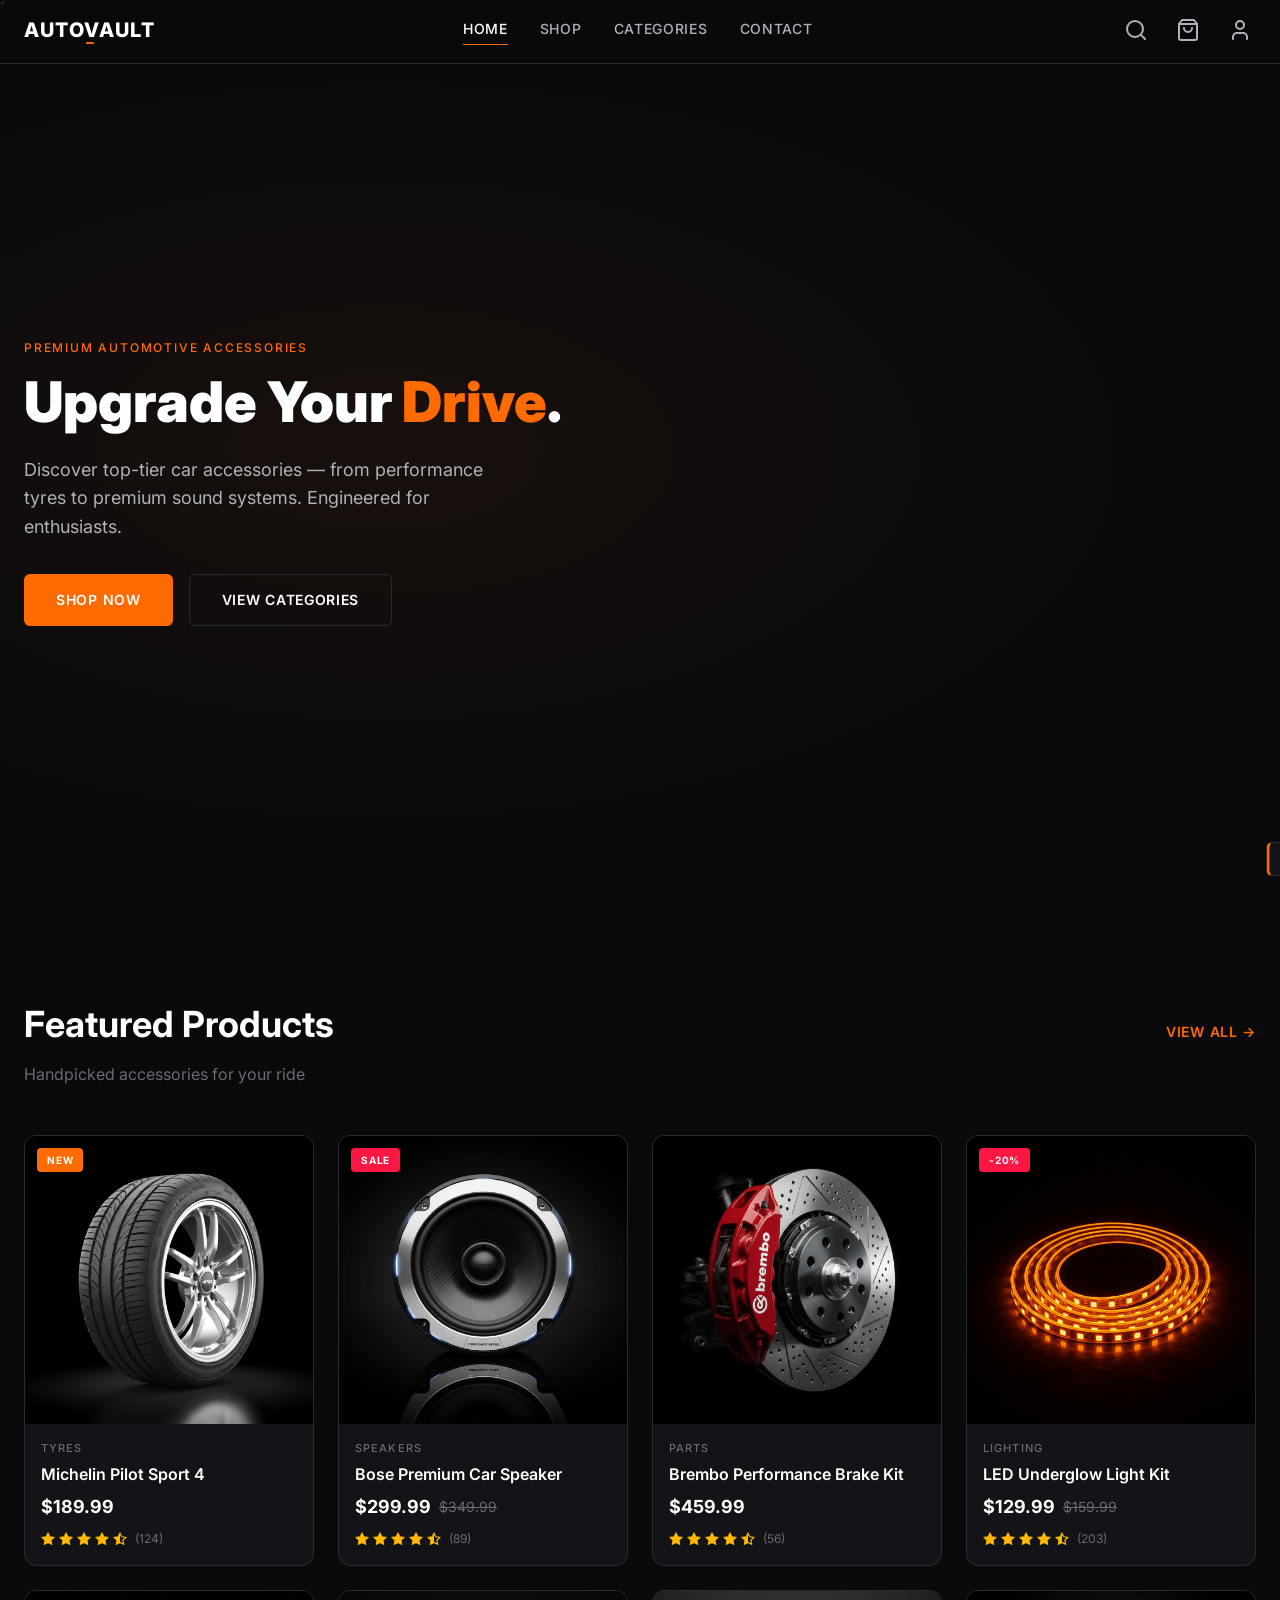
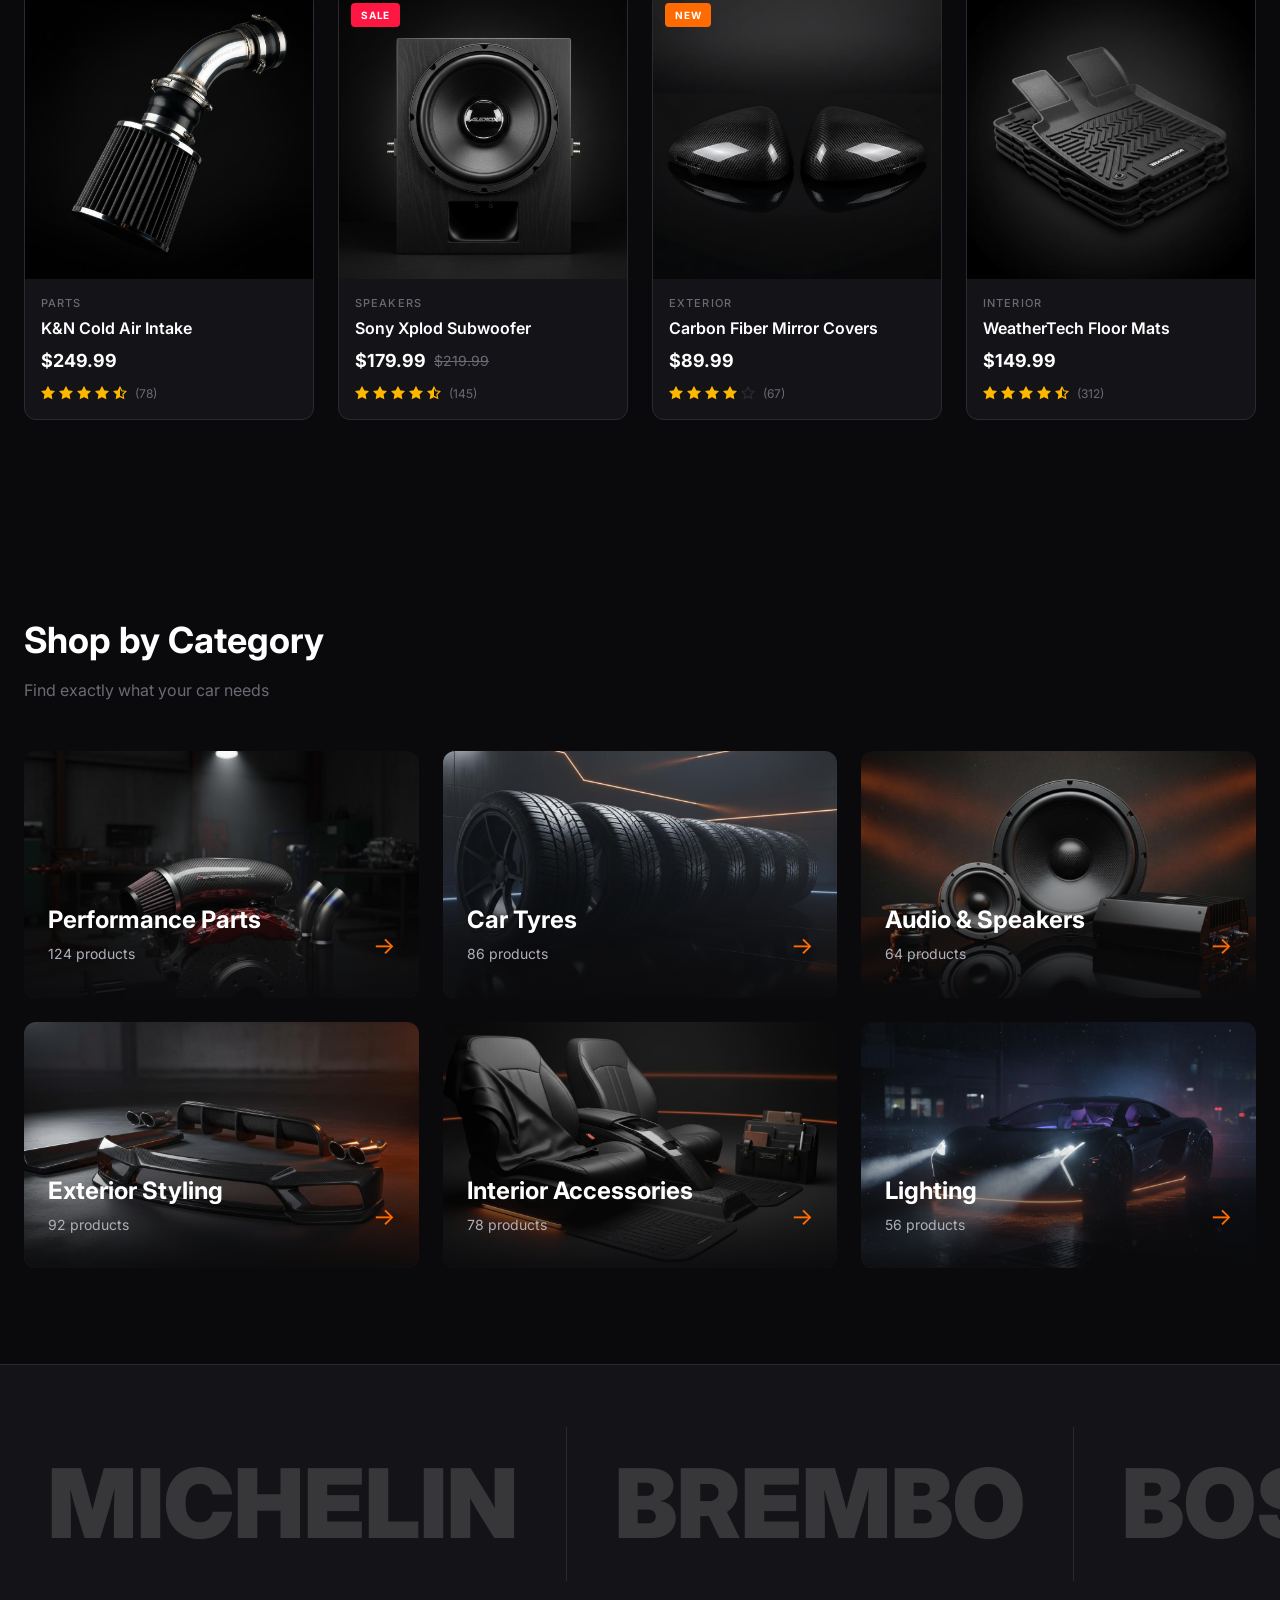
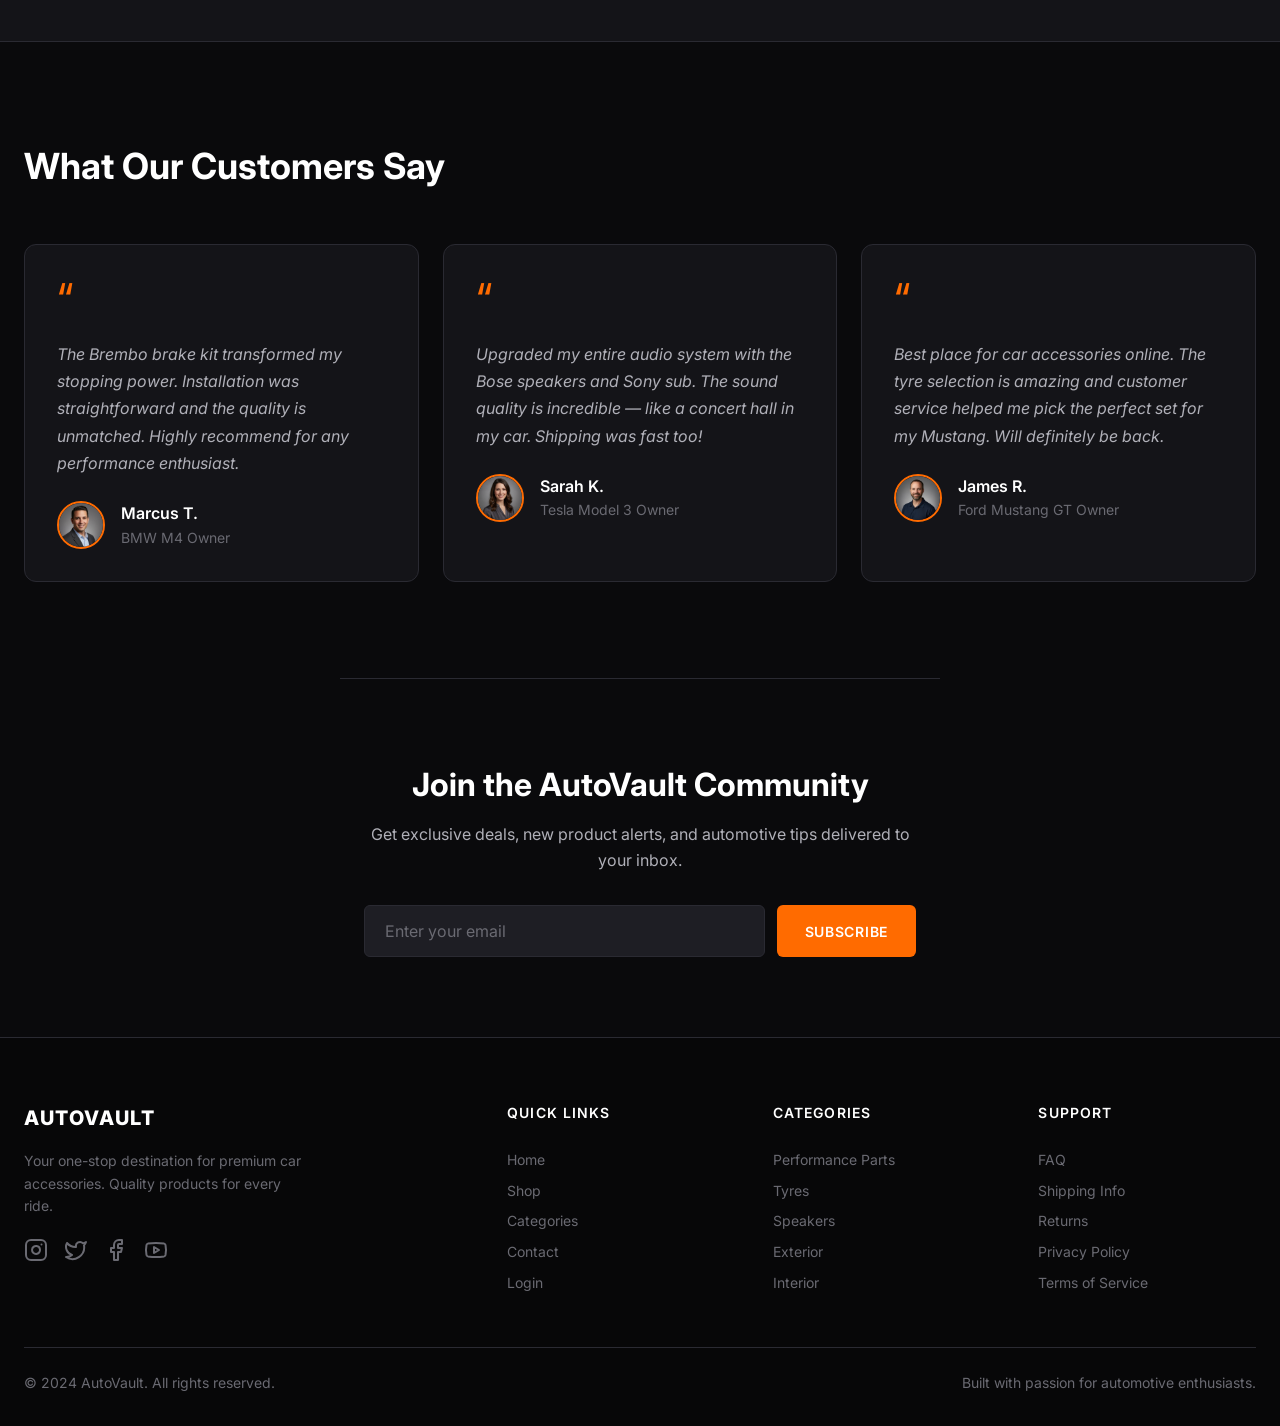
<file: app/index.html>
<!DOCTYPE html>
<html lang="en">
<head>
  <meta charset="UTF-8">
  <meta name="viewport" content="width=device-width, initial-scale=1.0">
  <title>AutoVault | Premium Car Accessories</title>
  <link rel="stylesheet" href="css/styles.css">
  <link rel="preconnect" href="https://fonts.googleapis.com">
  <link rel="preconnect" href="https://fonts.gstatic.com" crossorigin>
  <link href="https://fonts.googleapis.com/css2?family=Inter:wght@400;500;600;700;800;900&display=swap" rel="stylesheet">
</head>
<body>

  <!-- Loader -->
  <div class="loader-overlay">
    <div class="loader-counter">0</div>
    <div class="loader-progress">
      <div class="loader-progress-bar"></div>
    </div>
    <div class="loader-brand">AutoVault &mdash; Premium Automotive</div>
  </div>

  <!-- Custom Cursor -->
  <div class="cursor-dot"></div>

  <!-- Header -->
  <header class="site-header">
    <div class="header-inner">
      <a href="index.html" class="header-logo">
        <span>AUTOVAULT</span>
        <span class="logo-accent"></span>
      </a>

      <nav class="header-nav">
        <a href="index.html" class="active">Home</a>
        <a href="shop.html">Shop</a>
        <a href="#categories">Categories</a>
        <a href="#newsletter">Contact</a>
      </nav>

      <div class="header-actions">
        <button id="searchToggle" aria-label="Search">
          <svg width="24" height="24" viewBox="0 0 24 24" fill="none" stroke-width="2" stroke-linecap="round" stroke-linejoin="round">
            <circle cx="11" cy="11" r="8"></circle>
            <path d="m21 21-4.35-4.35"></path>
          </svg>
        </button>
        <a href="cart.html" aria-label="Cart">
          <button>
            <svg width="24" height="24" viewBox="0 0 24 24" fill="none" stroke-width="2" stroke-linecap="round" stroke-linejoin="round">
              <path d="M6 2 3 6v14a2 2 0 0 0 2 2h14a2 2 0 0 0 2-2V6l-3-4Z"></path>
              <path d="M3 6h18"></path>
              <path d="M16 10a4 4 0 0 1-8 0"></path>
            </svg>
            <span class="cart-badge hidden">0</span>
          </button>
        </a>
        <a href="login.html" aria-label="Account">
          <button>
            <svg width="24" height="24" viewBox="0 0 24 24" fill="none" stroke-width="2" stroke-linecap="round" stroke-linejoin="round">
              <path d="M19 21v-2a4 4 0 0 0-4-4H9a4 4 0 0 0-4 4v2"></path>
              <circle cx="12" cy="7" r="4"></circle>
            </svg>
          </button>
        </a>
        <button class="mobile-menu-toggle" aria-label="Menu">
          <svg width="24" height="24" viewBox="0 0 24 24" fill="none" stroke-width="2" stroke-linecap="round">
            <line x1="3" y1="6" x2="21" y2="6"></line>
            <line x1="3" y1="12" x2="21" y2="12"></line>
            <line x1="3" y1="18" x2="21" y2="18"></line>
          </svg>
        </button>
      </div>
    </div>
  </header>

  <!-- Search Bar -->
  <div class="search-bar">
    <div class="container">
      <input type="text" placeholder="Search products...">
    </div>
  </div>

  <!-- Mobile Menu -->
  <div class="mobile-menu-overlay">
    <button class="mobile-menu-close" aria-label="Close menu">
      <svg width="24" height="24" viewBox="0 0 24 24" fill="none" stroke-width="2" stroke-linecap="round">
        <line x1="18" y1="6" x2="6" y2="18"></line>
        <line x1="6" y1="6" x2="18" y2="18"></line>
      </svg>
    </button>
    <a href="index.html">Home</a>
    <a href="shop.html">Shop</a>
    <a href="#categories">Categories</a>
    <a href="#newsletter">Contact</a>
    <a href="login.html">Login</a>
  </div>

  <!-- Hero Section -->
  <section class="hero">
    <div class="hero-inner">
      <div class="hero-content">
        <p class="hero-tagline hero-animate">Premium Automotive Accessories</p>
        <h1 class="hero-title hero-animate">Upgrade Your <span class="accent">Drive</span>.</h1>
        <p class="hero-subtitle hero-animate">Discover top-tier car accessories &mdash; from performance tyres to premium sound systems. Engineered for enthusiasts.</p>
        <div class="hero-buttons hero-animate">
          <a href="shop.html" class="btn btn-primary">Shop Now</a>
          <a href="#categories" class="btn btn-secondary">View Categories</a>
        </div>
      </div>
      <div class="hero-visual hero-animate">
        <div class="hero-image-wrapper">
          <img src="images/hero-img.jpg" alt="Premium car accessories collection" class="hero-image">
        </div>
      </div>
    </div>
  </section>

  <!-- Featured Products Section -->
  <section class="featured-section">
    <div class="section-header">
      <div>
        <h2 class="section-title">Featured Products</h2>
        <p class="section-subtitle">Handpicked accessories for your ride</p>
      </div>
      <a href="shop.html" class="view-all">View All &rarr;</a>
    </div>
    <div class="products-grid featured-grid stagger-parent">
      <!-- Products rendered by JavaScript -->
    </div>
  </section>

  <!-- Categories Section -->
  <section class="categories-section" id="categories">
    <h2 class="section-title animate-on-scroll">Shop by Category</h2>
    <p class="section-subtitle animate-on-scroll" style="margin-bottom:48px">Find exactly what your car needs</p>
    <div class="category-grid stagger-parent">
      <div class="category-card stagger-child">
        <img src="images/categories/cat-performance.jpg" alt="Performance Parts">
        <div class="category-card-content">
          <h3 class="category-card-title">Performance Parts</h3>
          <p class="category-card-count">124 products</p>
          <span class="category-card-arrow">&rarr;</span>
        </div>
      </div>
      <div class="category-card stagger-child">
        <img src="images/categories/cat-tyres.jpg" alt="Car Tyres">
        <div class="category-card-content">
          <h3 class="category-card-title">Car Tyres</h3>
          <p class="category-card-count">86 products</p>
          <span class="category-card-arrow">&rarr;</span>
        </div>
      </div>
      <div class="category-card stagger-child">
        <img src="images/categories/cat-speakers.jpg" alt="Audio & Speakers">
        <div class="category-card-content">
          <h3 class="category-card-title">Audio &amp; Speakers</h3>
          <p class="category-card-count">64 products</p>
          <span class="category-card-arrow">&rarr;</span>
        </div>
      </div>
      <div class="category-card stagger-child">
        <img src="images/categories/cat-exterior.jpg" alt="Exterior Styling">
        <div class="category-card-content">
          <h3 class="category-card-title">Exterior Styling</h3>
          <p class="category-card-count">92 products</p>
          <span class="category-card-arrow">&rarr;</span>
        </div>
      </div>
      <div class="category-card stagger-child">
        <img src="images/categories/cat-interior.jpg" alt="Interior Accessories">
        <div class="category-card-content">
          <h3 class="category-card-title">Interior Accessories</h3>
          <p class="category-card-count">78 products</p>
          <span class="category-card-arrow">&rarr;</span>
        </div>
      </div>
      <div class="category-card stagger-child">
        <img src="images/categories/cat-lighting.jpg" alt="Lighting">
        <div class="category-card-content">
          <h3 class="category-card-title">Lighting</h3>
          <p class="category-card-count">56 products</p>
          <span class="category-card-arrow">&rarr;</span>
        </div>
      </div>
    </div>
  </section>

  <!-- Brand Marquee -->
  <section class="brand-marquee-wrapper">
    <div class="brand-marquee">
      <div class="brand-item">MICHELIN</div>
      <div class="brand-item">BREMBO</div>
      <div class="brand-item">BOSE</div>
      <div class="brand-item">SONY</div>
      <div class="brand-item">K&amp;N</div>
      <div class="brand-item">WEATHERTECH</div>
      <div class="brand-item">PIRELLI</div>
      <div class="brand-item">HKS</div>
      <div class="brand-item">MOMO</div>
    </div>
  </section>

  <!-- Testimonials Section -->
  <section class="testimonials-section">
    <div class="testimonials-inner">
      <h2 class="section-title animate-on-scroll" style="margin-bottom:48px">What Our Customers Say</h2>
      <div class="testimonials-grid stagger-parent">
        <div class="testimonial-card stagger-child">
          <div class="testimonial-quote">&ldquo;</div>
          <p class="testimonial-text">The Brembo brake kit transformed my stopping power. Installation was straightforward and the quality is unmatched. Highly recommend for any performance enthusiast.</p>
          <div class="testimonial-author">
            <img src="images/avatars/avatar-1.jpg" alt="Marcus T." class="author-avatar">
            <div>
              <div class="author-name">Marcus T.</div>
              <div class="author-car">BMW M4 Owner</div>
            </div>
          </div>
        </div>
        <div class="testimonial-card stagger-child">
          <div class="testimonial-quote">&ldquo;</div>
          <p class="testimonial-text">Upgraded my entire audio system with the Bose speakers and Sony sub. The sound quality is incredible &mdash; like a concert hall in my car. Shipping was fast too!</p>
          <div class="testimonial-author">
            <img src="images/avatars/avatar-2.jpg" alt="Sarah K." class="author-avatar">
            <div>
              <div class="author-name">Sarah K.</div>
              <div class="author-car">Tesla Model 3 Owner</div>
            </div>
          </div>
        </div>
        <div class="testimonial-card stagger-child">
          <div class="testimonial-quote">&ldquo;</div>
          <p class="testimonial-text">Best place for car accessories online. The tyre selection is amazing and customer service helped me pick the perfect set for my Mustang. Will definitely be back.</p>
          <div class="testimonial-author">
            <img src="images/avatars/avatar-3.jpg" alt="James R." class="author-avatar">
            <div>
              <div class="author-name">James R.</div>
              <div class="author-car">Ford Mustang GT Owner</div>
            </div>
          </div>
        </div>
      </div>
    </div>
  </section>

  <!-- Newsletter Section -->
  <section class="newsletter-section" id="newsletter">
    <h2 class="newsletter-title animate-on-scroll">Join the AutoVault Community</h2>
    <p class="newsletter-subtitle animate-on-scroll">Get exclusive deals, new product alerts, and automotive tips delivered to your inbox.</p>
    <form class="newsletter-form animate-on-scroll" onsubmit="return false;">
      <input type="email" placeholder="Enter your email" required>
      <button type="submit" class="btn btn-primary">Subscribe</button>
    </form>
    <p class="newsletter-success">&check; Thanks for subscribing! Check your inbox.</p>
  </section>

  <!-- Footer -->
  <footer class="site-footer">
    <div class="footer-inner">
      <div class="footer-grid">
        <div>
          <div class="footer-brand">AUTOVAULT</div>
          <p class="footer-desc">Your one-stop destination for premium car accessories. Quality products for every ride.</p>
          <div class="footer-socials">
            <a href="#" aria-label="Instagram">
              <svg width="24" height="24" viewBox="0 0 24 24" fill="none" stroke-width="2" stroke-linecap="round" stroke-linejoin="round">
                <rect x="2" y="2" width="20" height="20" rx="5" ry="5"></rect>
                <path d="M16 11.37A4 4 0 1 1 12.63 8 4 4 0 0 1 16 11.37z"></path>
                <line x1="17.5" y1="6.5" x2="17.51" y2="6.5"></line>
              </svg>
            </a>
            <a href="#" aria-label="Twitter">
              <svg width="24" height="24" viewBox="0 0 24 24" fill="none" stroke-width="2" stroke-linecap="round" stroke-linejoin="round">
                <path d="M22 4s-.7 2.1-2 3.4c1.6 10-9.4 17.3-18 11.6 2.2.1 4.4-.6 6-2C3 15.5.5 9.6 3 5c2.2 2.6 5.6 4.1 9 4-.9-4.2 4-6.6 7-3.8 1.1 0 3-1.2 3-1.2z"></path>
              </svg>
            </a>
            <a href="#" aria-label="Facebook">
              <svg width="24" height="24" viewBox="0 0 24 24" fill="none" stroke-width="2" stroke-linecap="round" stroke-linejoin="round">
                <path d="M18 2h-3a5 5 0 0 0-5 5v3H7v4h3v8h4v-8h3l1-4h-4V7a1 1 0 0 1 1-1h3z"></path>
              </svg>
            </a>
            <a href="#" aria-label="YouTube">
              <svg width="24" height="24" viewBox="0 0 24 24" fill="none" stroke-width="2" stroke-linecap="round" stroke-linejoin="round">
                <path d="M2.5 17a24.12 24.12 0 0 1 0-10 2 2 0 0 1 1.4-1.4 49.56 49.56 0 0 1 16.2 0A2 2 0 0 1 21.5 7a24.12 24.12 0 0 1 0 10 2 2 0 0 1-1.4 1.4 49.55 49.55 0 0 1-16.2 0A2 2 0 0 1 2.5 17"></path>
                <path d="m10 15 5-3-5-3z"></path>
              </svg>
            </a>
          </div>
        </div>
        <div>
          <h4 class="footer-column-title">Quick Links</h4>
          <div class="footer-links">
            <a href="index.html">Home</a>
            <a href="shop.html">Shop</a>
            <a href="#categories">Categories</a>
            <a href="#newsletter">Contact</a>
            <a href="login.html">Login</a>
          </div>
        </div>
        <div>
          <h4 class="footer-column-title">Categories</h4>
          <div class="footer-links">
            <a href="shop.html">Performance Parts</a>
            <a href="shop.html">Tyres</a>
            <a href="shop.html">Speakers</a>
            <a href="shop.html">Exterior</a>
            <a href="shop.html">Interior</a>
          </div>
        </div>
        <div>
          <h4 class="footer-column-title">Support</h4>
          <div class="footer-links">
            <a href="#">FAQ</a>
            <a href="#">Shipping Info</a>
            <a href="#">Returns</a>
            <a href="#">Privacy Policy</a>
            <a href="#">Terms of Service</a>
          </div>
        </div>
      </div>
      <div class="footer-bottom">
        <p>&copy; 2024 AutoVault. All rights reserved.</p>
        <p>Built with passion for automotive enthusiasts.</p>
      </div>
    </div>
  </footer>

  <!-- Toast container -->
  <div class="toast"></div>

  <script src="js/script.js"></script>
</body>
</html>
</file>
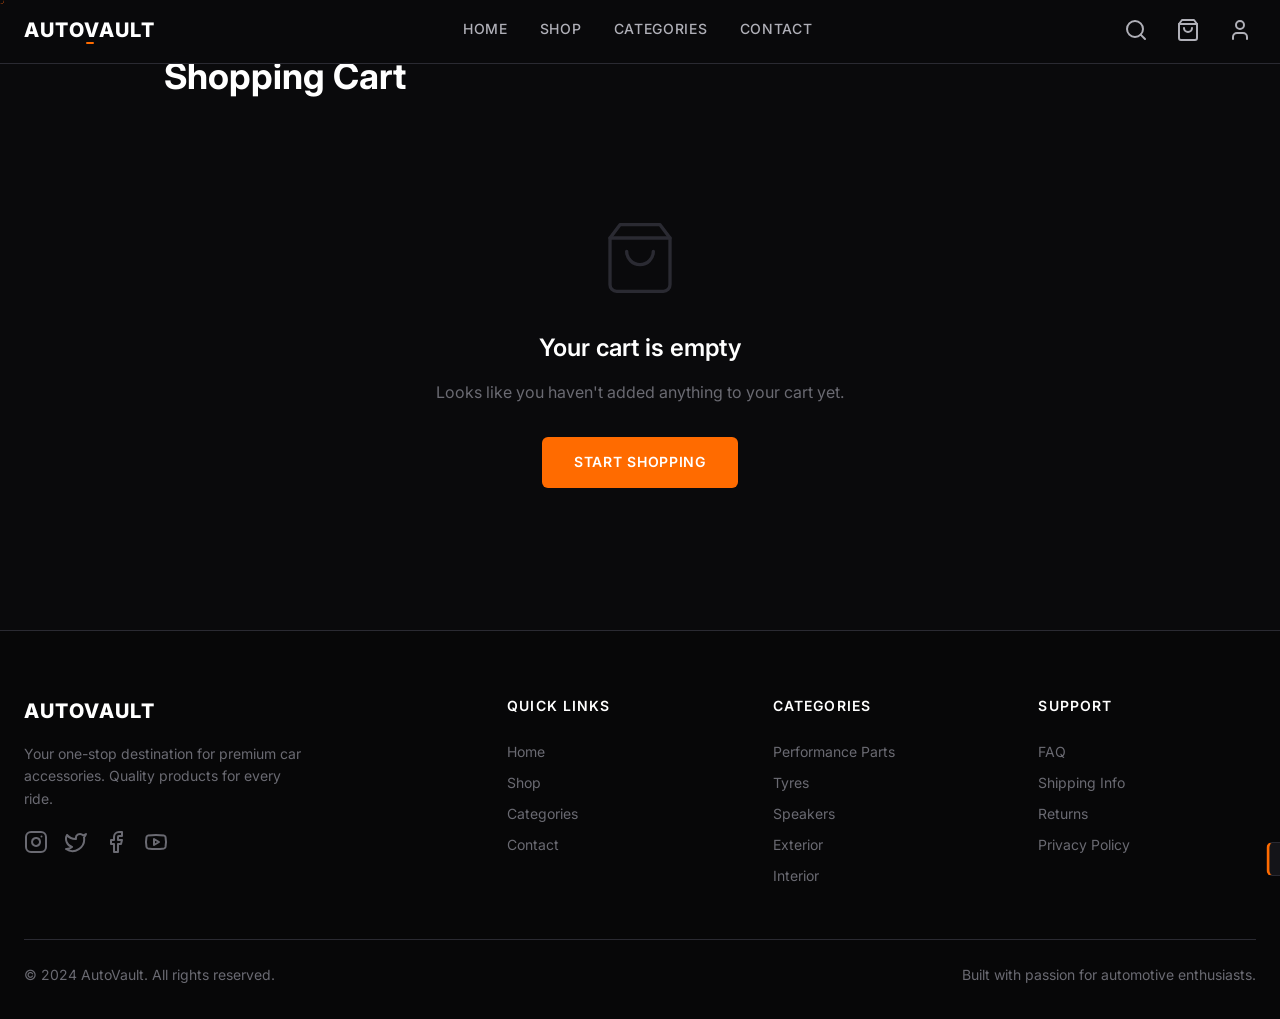
<file: app/cart.html>
<!DOCTYPE html>
<html lang="en">
<head>
  <meta charset="UTF-8">
  <meta name="viewport" content="width=device-width, initial-scale=1.0">
  <title>Shopping Cart | AutoVault</title>
  <link rel="stylesheet" href="css/styles.css">
  <link rel="preconnect" href="https://fonts.googleapis.com">
  <link rel="preconnect" href="https://fonts.gstatic.com" crossorigin>
  <link href="https://fonts.googleapis.com/css2?family=Inter:wght@400;500;600;700;800;900&display=swap" rel="stylesheet">
</head>
<body>

  <!-- Custom Cursor -->
  <div class="cursor-dot"></div>

  <!-- Header -->
  <header class="site-header">
    <div class="header-inner">
      <a href="index.html" class="header-logo">
        <span>AUTOVAULT</span>
        <span class="logo-accent"></span>
      </a>

      <nav class="header-nav">
        <a href="index.html">Home</a>
        <a href="shop.html">Shop</a>
        <a href="index.html#categories">Categories</a>
        <a href="index.html#newsletter">Contact</a>
      </nav>

      <div class="header-actions">
        <button id="searchToggle" aria-label="Search">
          <svg width="24" height="24" viewBox="0 0 24 24" fill="none" stroke-width="2" stroke-linecap="round" stroke-linejoin="round">
            <circle cx="11" cy="11" r="8"></circle>
            <path d="m21 21-4.35-4.35"></path>
          </svg>
        </button>
        <a href="cart.html" aria-label="Cart">
          <button>
            <svg width="24" height="24" viewBox="0 0 24 24" fill="none" stroke-width="2" stroke-linecap="round" stroke-linejoin="round">
              <path d="M6 2 3 6v14a2 2 0 0 0 2 2h14a2 2 0 0 0 2-2V6l-3-4Z"></path>
              <path d="M3 6h18"></path>
              <path d="M16 10a4 4 0 0 1-8 0"></path>
            </svg>
            <span class="cart-badge hidden">0</span>
          </button>
        </a>
        <a href="login.html" aria-label="Account">
          <button>
            <svg width="24" height="24" viewBox="0 0 24 24" fill="none" stroke-width="2" stroke-linecap="round" stroke-linejoin="round">
              <path d="M19 21v-2a4 4 0 0 0-4-4H9a4 4 0 0 0-4 4v2"></path>
              <circle cx="12" cy="7" r="4"></circle>
            </svg>
          </button>
        </a>
        <button class="mobile-menu-toggle" aria-label="Menu">
          <svg width="24" height="24" viewBox="0 0 24 24" fill="none" stroke-width="2" stroke-linecap="round">
            <line x1="3" y1="6" x2="21" y2="6"></line>
            <line x1="3" y1="12" x2="21" y2="12"></line>
            <line x1="3" y1="18" x2="21" y2="18"></line>
          </svg>
        </button>
      </div>
    </div>
  </header>

  <!-- Search Bar -->
  <div class="search-bar">
    <div class="container">
      <input type="text" placeholder="Search products...">
    </div>
  </div>

  <!-- Mobile Menu -->
  <div class="mobile-menu-overlay">
    <button class="mobile-menu-close" aria-label="Close menu">
      <svg width="24" height="24" viewBox="0 0 24 24" fill="none" stroke-width="2" stroke-linecap="round">
        <line x1="18" y1="6" x2="6" y2="18"></line>
        <line x1="6" y1="6" x2="18" y2="18"></line>
      </svg>
    </button>
    <a href="index.html">Home</a>
    <a href="shop.html">Shop</a>
    <a href="index.html#categories">Categories</a>
    <a href="index.html#newsletter">Contact</a>
    <a href="login.html">Login</a>
  </div>

  <!-- Cart Section -->
  <section class="cart-section">
    <h1 class="cart-title">Shopping Cart</h1>

    <!-- Empty Cart State -->
    <div class="empty-cart">
      <svg width="80" height="80" viewBox="0 0 24 24" fill="none" stroke="var(--border)" stroke-width="1" stroke-linecap="round" stroke-linejoin="round">
        <path d="M6 2 3 6v14a2 2 0 0 0 2 2h14a2 2 0 0 0 2-2V6l-3-4Z"></path>
        <path d="M3 6h18"></path>
        <path d="M16 10a4 4 0 0 1-8 0"></path>
      </svg>
      <h3>Your cart is empty</h3>
      <p>Looks like you haven't added anything to your cart yet.</p>
      <a href="shop.html" class="btn btn-primary">Start Shopping</a>
    </div>

    <!-- Cart Content -->
    <div class="cart-content hidden">
      <div class="cart-list">
        <!-- Cart items rendered by JavaScript -->
      </div>

      <div class="cart-summary">
        <div class="summary-row">
          <span class="summary-label">Subtotal</span>
          <span class="summary-value" id="cartSubtotal">$0.00</span>
        </div>
        <div class="summary-row">
          <span class="summary-label">Shipping</span>
          <span class="summary-label">Calculated at checkout</span>
        </div>
        <div class="summary-row total">
          <span class="summary-label">Total</span>
          <span class="summary-value" id="cartTotal">$0.00</span>
        </div>
        <button class="btn btn-primary btn-full" style="margin-top:24px">Proceed to Checkout</button>
        <a href="shop.html" class="continue-shopping">&larr; Continue Shopping</a>
      </div>
    </div>
  </section>

  <!-- Footer -->
  <footer class="site-footer">
    <div class="footer-inner">
      <div class="footer-grid">
        <div>
          <div class="footer-brand">AUTOVAULT</div>
          <p class="footer-desc">Your one-stop destination for premium car accessories. Quality products for every ride.</p>
          <div class="footer-socials">
            <a href="#" aria-label="Instagram">
              <svg width="24" height="24" viewBox="0 0 24 24" fill="none" stroke-width="2" stroke-linecap="round" stroke-linejoin="round">
                <rect x="2" y="2" width="20" height="20" rx="5" ry="5"></rect>
                <path d="M16 11.37A4 4 0 1 1 12.63 8 4 4 0 0 1 16 11.37z"></path>
                <line x1="17.5" y1="6.5" x2="17.51" y2="6.5"></line>
              </svg>
            </a>
            <a href="#" aria-label="Twitter">
              <svg width="24" height="24" viewBox="0 0 24 24" fill="none" stroke-width="2" stroke-linecap="round" stroke-linejoin="round">
                <path d="M22 4s-.7 2.1-2 3.4c1.6 10-9.4 17.3-18 11.6 2.2.1 4.4-.6 6-2C3 15.5.5 9.6 3 5c2.2 2.6 5.6 4.1 9 4-.9-4.2 4-6.6 7-3.8 1.1 0 3-1.2 3-1.2z"></path>
              </svg>
            </a>
            <a href="#" aria-label="Facebook">
              <svg width="24" height="24" viewBox="0 0 24 24" fill="none" stroke-width="2" stroke-linecap="round" stroke-linejoin="round">
                <path d="M18 2h-3a5 5 0 0 0-5 5v3H7v4h3v8h4v-8h3l1-4h-4V7a1 1 0 0 1 1-1h3z"></path>
              </svg>
            </a>
            <a href="#" aria-label="YouTube">
              <svg width="24" height="24" viewBox="0 0 24 24" fill="none" stroke-width="2" stroke-linecap="round" stroke-linejoin="round">
                <path d="M2.5 17a24.12 24.12 0 0 1 0-10 2 2 0 0 1 1.4-1.4 49.56 49.56 0 0 1 16.2 0A2 2 0 0 1 21.5 7a24.12 24.12 0 0 1 0 10 2 2 0 0 1-1.4 1.4 49.55 49.55 0 0 1-16.2 0A2 2 0 0 1 2.5 17"></path>
                <path d="m10 15 5-3-5-3z"></path>
              </svg>
            </a>
          </div>
        </div>
        <div>
          <h4 class="footer-column-title">Quick Links</h4>
          <div class="footer-links">
            <a href="index.html">Home</a>
            <a href="shop.html">Shop</a>
            <a href="index.html#categories">Categories</a>
            <a href="index.html#newsletter">Contact</a>
          </div>
        </div>
        <div>
          <h4 class="footer-column-title">Categories</h4>
          <div class="footer-links">
            <a href="shop.html">Performance Parts</a>
            <a href="shop.html">Tyres</a>
            <a href="shop.html">Speakers</a>
            <a href="shop.html">Exterior</a>
            <a href="shop.html">Interior</a>
          </div>
        </div>
        <div>
          <h4 class="footer-column-title">Support</h4>
          <div class="footer-links">
            <a href="#">FAQ</a>
            <a href="#">Shipping Info</a>
            <a href="#">Returns</a>
            <a href="#">Privacy Policy</a>
          </div>
        </div>
      </div>
      <div class="footer-bottom">
        <p>&copy; 2024 AutoVault. All rights reserved.</p>
        <p>Built with passion for automotive enthusiasts.</p>
      </div>
    </div>
  </footer>

  <!-- Toast container -->
  <div class="toast"></div>

  <script src="js/script.js"></script>
</body>
</html>
</file>
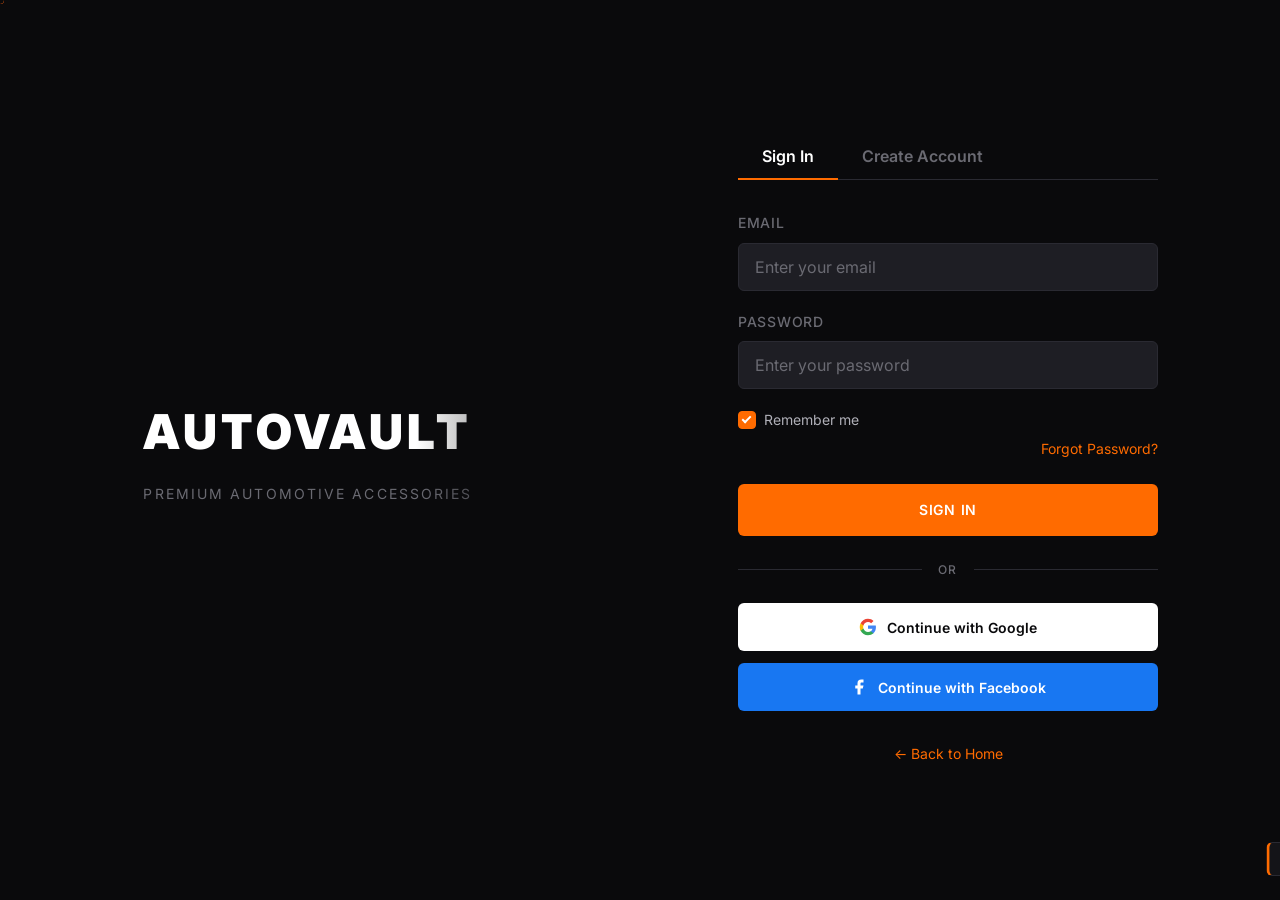
<file: app/login.html>
<!DOCTYPE html>
<html lang="en">
<head>
  <meta charset="UTF-8">
  <meta name="viewport" content="width=device-width, initial-scale=1.0">
  <title>Login | AutoVault</title>
  <link rel="stylesheet" href="css/styles.css">
  <link rel="preconnect" href="https://fonts.googleapis.com">
  <link rel="preconnect" href="https://fonts.gstatic.com" crossorigin>
  <link href="https://fonts.googleapis.com/css2?family=Inter:wght@400;500;600;700;800;900&display=swap" rel="stylesheet">
</head>
<body>

  <!-- Custom Cursor -->
  <div class="cursor-dot"></div>

  <!-- Login Page -->
  <div class="login-page">
    <!-- Visual Panel -->
    <div class="login-visual">
      <div class="login-visual-fade"></div>
      <div class="login-visual-overlay">
        <div class="login-visual-brand">AUTOVAULT</div>
        <p class="login-visual-tagline">Premium Automotive Accessories</p>
      </div>
    </div>

    <!-- Form Panel -->
    <div class="login-form-panel">
      <div class="login-form-container">
        <!-- Tabs -->
        <div class="login-tabs">
          <button class="login-tab active" data-tab="signin">Sign In</button>
          <button class="login-tab" data-tab="register">Create Account</button>
        </div>

        <!-- Sign In Form -->
        <form class="login-form active" id="loginForm">
          <div class="form-group">
            <label for="login-email">Email</label>
            <input type="email" id="login-email" placeholder="Enter your email">
            <span class="form-error">Please enter a valid email</span>
          </div>
          <div class="form-group">
            <label for="login-password">Password</label>
            <input type="password" id="login-password" placeholder="Enter your password">
            <span class="form-error">Password must be at least 8 characters</span>
          </div>
          <div class="checkbox-group">
            <input type="checkbox" id="remember" checked>
            <label for="remember">Remember me</label>
          </div>
          <a href="#" class="forgot-link">Forgot Password?</a>
          <button type="submit" class="btn btn-primary btn-full">Sign In</button>
        </form>

        <!-- Register Form -->
        <form class="login-form" id="registerForm">
          <div class="form-group">
            <label for="register-name">Full Name</label>
            <input type="text" id="register-name" placeholder="Enter your full name">
            <span class="form-error">Please enter your name</span>
          </div>
          <div class="form-group">
            <label for="register-email">Email</label>
            <input type="email" id="register-email" placeholder="Enter your email">
            <span class="form-error">Please enter a valid email</span>
          </div>
          <div class="form-group">
            <label for="register-password">Password</label>
            <input type="password" id="register-password" placeholder="Create a password">
            <span class="form-error">Password must be at least 8 characters</span>
          </div>
          <div class="form-group">
            <label for="register-confirm">Confirm Password</label>
            <input type="password" id="register-confirm" placeholder="Confirm your password">
            <span class="form-error">Passwords do not match</span>
          </div>
          <button type="submit" class="btn btn-primary btn-full" style="margin-top:8px">Create Account</button>
        </form>

        <!-- Divider -->
        <div class="divider">
          <div class="divider-line"></div>
          <span class="divider-text">OR</span>
          <div class="divider-line"></div>
        </div>

        <!-- Social Login -->
        <div class="social-login">
          <button class="btn-social btn-google">
            <svg width="18" height="18" viewBox="0 0 24 24">
              <path fill="#4285F4" d="M22.56 12.25c0-.78-.07-1.53-.2-2.25H12v4.26h5.92a5.06 5.06 0 0 1-2.2 3.32v2.77h3.57c2.08-1.92 3.28-4.74 3.28-8.1z"/>
              <path fill="#34A853" d="M12 23c2.97 0 5.46-.98 7.28-2.66l-3.57-2.77c-.98.66-2.23 1.06-3.71 1.06-2.86 0-5.29-1.93-6.16-4.53H2.18v2.84C3.99 20.53 7.7 23 12 23z"/>
              <path fill="#FBBC05" d="M5.84 14.09c-.22-.66-.35-1.36-.35-2.09s.13-1.43.35-2.09V7.07H2.18C1.43 8.55 1 10.22 1 12s.43 3.45 1.18 4.93l2.85-2.22.81-.62z"/>
              <path fill="#EA4335" d="M12 5.38c1.62 0 3.06.56 4.21 1.64l3.15-3.15C17.45 2.09 14.97 1 12 1 7.7 1 3.99 3.47 2.18 7.07l3.66 2.84c.87-2.6 3.3-4.53 6.16-4.53z"/>
            </svg>
            Continue with Google
          </button>
          <button class="btn-social btn-facebook">
            <svg width="18" height="18" viewBox="0 0 24 24" fill="white">
              <path d="M18 2h-3a5 5 0 0 0-5 5v3H7v4h3v8h4v-8h3l1-4h-4V7a1 1 0 0 1 1-1h3z"/>
            </svg>
            Continue with Facebook
          </button>
        </div>

        <!-- Back to Home -->
        <p style="text-align:center;margin-top:32px;font-size:14px;color:var(--text-muted)">
          <a href="index.html" style="color:var(--primary)">&larr; Back to Home</a>
        </p>
      </div>
    </div>
  </div>

  <!-- Toast container -->
  <div class="toast"></div>

  <script src="js/script.js"></script>
</body>
</html>
</file>
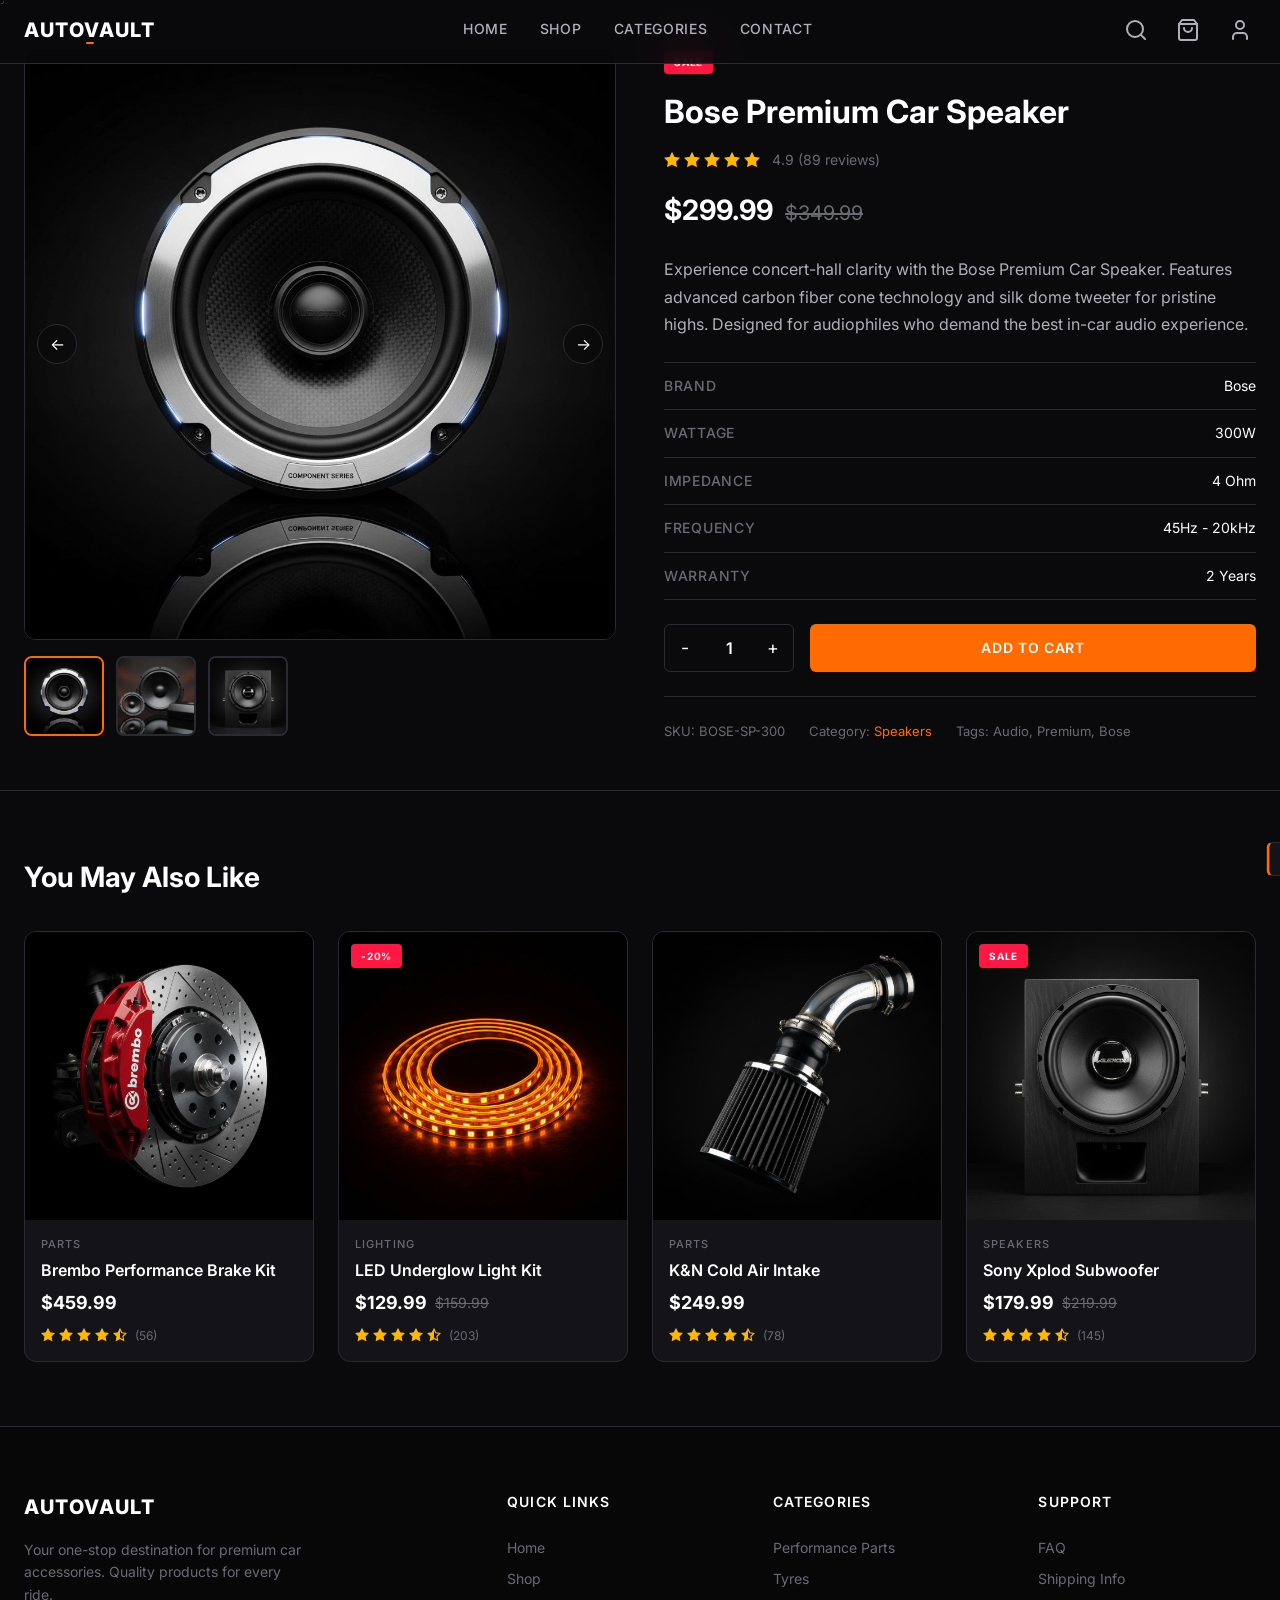
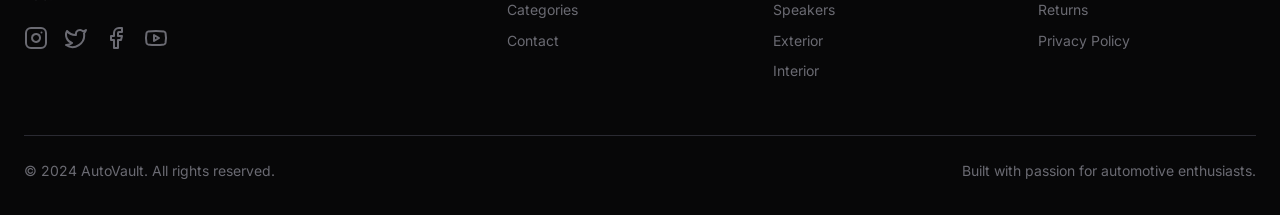
<file: app/product.html>
<!DOCTYPE html>
<html lang="en">
<head>
  <meta charset="UTF-8">
  <meta name="viewport" content="width=device-width, initial-scale=1.0">
  <title>Bose Premium Car Speaker | AutoVault</title>
  <link rel="stylesheet" href="css/styles.css">
  <link rel="preconnect" href="https://fonts.googleapis.com">
  <link rel="preconnect" href="https://fonts.gstatic.com" crossorigin>
  <link href="https://fonts.googleapis.com/css2?family=Inter:wght@400;500;600;700;800;900&display=swap" rel="stylesheet">
</head>
<body>

  <!-- Custom Cursor -->
  <div class="cursor-dot"></div>

  <!-- Header -->
  <header class="site-header">
    <div class="header-inner">
      <a href="index.html" class="header-logo">
        <span>AUTOVAULT</span>
        <span class="logo-accent"></span>
      </a>

      <nav class="header-nav">
        <a href="index.html">Home</a>
        <a href="shop.html">Shop</a>
        <a href="index.html#categories">Categories</a>
        <a href="index.html#newsletter">Contact</a>
      </nav>

      <div class="header-actions">
        <button id="searchToggle" aria-label="Search">
          <svg width="24" height="24" viewBox="0 0 24 24" fill="none" stroke-width="2" stroke-linecap="round" stroke-linejoin="round">
            <circle cx="11" cy="11" r="8"></circle>
            <path d="m21 21-4.35-4.35"></path>
          </svg>
        </button>
        <a href="cart.html" aria-label="Cart">
          <button>
            <svg width="24" height="24" viewBox="0 0 24 24" fill="none" stroke-width="2" stroke-linecap="round" stroke-linejoin="round">
              <path d="M6 2 3 6v14a2 2 0 0 0 2 2h14a2 2 0 0 0 2-2V6l-3-4Z"></path>
              <path d="M3 6h18"></path>
              <path d="M16 10a4 4 0 0 1-8 0"></path>
            </svg>
            <span class="cart-badge hidden">0</span>
          </button>
        </a>
        <a href="login.html" aria-label="Account">
          <button>
            <svg width="24" height="24" viewBox="0 0 24 24" fill="none" stroke-width="2" stroke-linecap="round" stroke-linejoin="round">
              <path d="M19 21v-2a4 4 0 0 0-4-4H9a4 4 0 0 0-4 4v2"></path>
              <circle cx="12" cy="7" r="4"></circle>
            </svg>
          </button>
        </a>
        <button class="mobile-menu-toggle" aria-label="Menu">
          <svg width="24" height="24" viewBox="0 0 24 24" fill="none" stroke-width="2" stroke-linecap="round">
            <line x1="3" y1="6" x2="21" y2="6"></line>
            <line x1="3" y1="12" x2="21" y2="12"></line>
            <line x1="3" y1="18" x2="21" y2="18"></line>
          </svg>
        </button>
      </div>
    </div>
  </header>

  <!-- Search Bar -->
  <div class="search-bar">
    <div class="container">
      <input type="text" placeholder="Search products...">
    </div>
  </div>

  <!-- Mobile Menu -->
  <div class="mobile-menu-overlay">
    <button class="mobile-menu-close" aria-label="Close menu">
      <svg width="24" height="24" viewBox="0 0 24 24" fill="none" stroke-width="2" stroke-linecap="round">
        <line x1="18" y1="6" x2="6" y2="18"></line>
        <line x1="6" y1="6" x2="18" y2="18"></line>
      </svg>
    </button>
    <a href="index.html">Home</a>
    <a href="shop.html">Shop</a>
    <a href="index.html#categories">Categories</a>
    <a href="index.html#newsletter">Contact</a>
    <a href="login.html">Login</a>
  </div>

  <!-- Product Detail Section -->
  <section class="product-detail-section">
    <div class="product-detail-grid">
      <!-- Image Gallery -->
      <div class="product-gallery">
        <div class="product-main-image-wrapper">
          <img src="images/products/prod-speaker-1.jpg" alt="Bose Premium Car Speaker" class="product-main-image">
          <button class="image-nav prev">&larr;</button>
          <button class="image-nav next">&rarr;</button>
        </div>
        <div class="product-thumbnails">
          <div class="product-thumb active">
            <img src="images/products/prod-speaker-1.jpg" alt="Front view">
          </div>
          <div class="product-thumb">
            <img src="images/categories/cat-speakers.jpg" alt="In context">
          </div>
          <div class="product-thumb">
            <img src="images/products/prod-sub-1.jpg" alt="Related product">
          </div>
        </div>
      </div>

      <!-- Product Info -->
      <div class="product-info">
        <span class="product-detail-badge sale">SALE</span>
        <h1 class="product-detail-name">Bose Premium Car Speaker</h1>
        <div class="product-detail-rating">
          <svg width="16" height="16" viewBox="0 0 24 24" fill="#FFB800" stroke="#FFB800" stroke-width="2"><polygon points="12 2 15.09 8.26 22 9.27 17 14.14 18.18 21.02 12 17.77 5.82 21.02 7 14.14 2 9.27 8.91 8.26 12 2"/></svg>
          <svg width="16" height="16" viewBox="0 0 24 24" fill="#FFB800" stroke="#FFB800" stroke-width="2"><polygon points="12 2 15.09 8.26 22 9.27 17 14.14 18.18 21.02 12 17.77 5.82 21.02 7 14.14 2 9.27 8.91 8.26 12 2"/></svg>
          <svg width="16" height="16" viewBox="0 0 24 24" fill="#FFB800" stroke="#FFB800" stroke-width="2"><polygon points="12 2 15.09 8.26 22 9.27 17 14.14 18.18 21.02 12 17.77 5.82 21.02 7 14.14 2 9.27 8.91 8.26 12 2"/></svg>
          <svg width="16" height="16" viewBox="0 0 24 24" fill="#FFB800" stroke="#FFB800" stroke-width="2"><polygon points="12 2 15.09 8.26 22 9.27 17 14.14 18.18 21.02 12 17.77 5.82 21.02 7 14.14 2 9.27 8.91 8.26 12 2"/></svg>
          <svg width="16" height="16" viewBox="0 0 24 24" fill="#FFB800" stroke="#FFB800" stroke-width="2"><polygon points="12 2 15.09 8.26 22 9.27 17 14.14 18.18 21.02 12 17.77 5.82 21.02 7 14.14 2 9.27 8.91 8.26 12 2"/></svg>
          <span style="font-size:14px;color:var(--text-muted);margin-left:8px">4.9 (89 reviews)</span>
        </div>
        <div class="product-detail-price-row">
          <span class="product-detail-price">$299.99</span>
          <span class="product-detail-original">$349.99</span>
        </div>
        <p class="product-detail-description">Experience concert-hall clarity with the Bose Premium Car Speaker. Features advanced carbon fiber cone technology and silk dome tweeter for pristine highs. Designed for audiophiles who demand the best in-car audio experience.</p>

        <div class="product-specs">
          <div class="spec-row">
            <span class="spec-label">Brand</span>
            <span class="spec-value">Bose</span>
          </div>
          <div class="spec-row">
            <span class="spec-label">Wattage</span>
            <span class="spec-value">300W</span>
          </div>
          <div class="spec-row">
            <span class="spec-label">Impedance</span>
            <span class="spec-value">4 Ohm</span>
          </div>
          <div class="spec-row">
            <span class="spec-label">Frequency</span>
            <span class="spec-value">45Hz - 20kHz</span>
          </div>
          <div class="spec-row">
            <span class="spec-label">Warranty</span>
            <span class="spec-value">2 Years</span>
          </div>
        </div>

        <div class="product-detail-actions">
          <div class="quantity-selector">
            <button class="qty-btn minus">-</button>
            <input type="text" class="qty-input" value="1" readonly>
            <button class="qty-btn plus">+</button>
          </div>
          <button class="btn-add-cart" data-product-id="2">Add to Cart</button>
        </div>

        <div class="product-meta">
          <span class="meta-item">SKU: BOSE-SP-300</span>
          <span class="meta-item">Category: <a href="shop.html">Speakers</a></span>
          <span class="meta-item">Tags: Audio, Premium, Bose</span>
        </div>
      </div>
    </div>
  </section>

  <!-- Related Products -->
  <section class="related-section">
    <h2 class="related-title">You May Also Like</h2>
    <div class="products-grid related-grid stagger-parent">
      <!-- Rendered by JavaScript -->
    </div>
  </section>

  <!-- Footer -->
  <footer class="site-footer">
    <div class="footer-inner">
      <div class="footer-grid">
        <div>
          <div class="footer-brand">AUTOVAULT</div>
          <p class="footer-desc">Your one-stop destination for premium car accessories. Quality products for every ride.</p>
          <div class="footer-socials">
            <a href="#" aria-label="Instagram">
              <svg width="24" height="24" viewBox="0 0 24 24" fill="none" stroke-width="2" stroke-linecap="round" stroke-linejoin="round">
                <rect x="2" y="2" width="20" height="20" rx="5" ry="5"></rect>
                <path d="M16 11.37A4 4 0 1 1 12.63 8 4 4 0 0 1 16 11.37z"></path>
                <line x1="17.5" y1="6.5" x2="17.51" y2="6.5"></line>
              </svg>
            </a>
            <a href="#" aria-label="Twitter">
              <svg width="24" height="24" viewBox="0 0 24 24" fill="none" stroke-width="2" stroke-linecap="round" stroke-linejoin="round">
                <path d="M22 4s-.7 2.1-2 3.4c1.6 10-9.4 17.3-18 11.6 2.2.1 4.4-.6 6-2C3 15.5.5 9.6 3 5c2.2 2.6 5.6 4.1 9 4-.9-4.2 4-6.6 7-3.8 1.1 0 3-1.2 3-1.2z"></path>
              </svg>
            </a>
            <a href="#" aria-label="Facebook">
              <svg width="24" height="24" viewBox="0 0 24 24" fill="none" stroke-width="2" stroke-linecap="round" stroke-linejoin="round">
                <path d="M18 2h-3a5 5 0 0 0-5 5v3H7v4h3v8h4v-8h3l1-4h-4V7a1 1 0 0 1 1-1h3z"></path>
              </svg>
            </a>
            <a href="#" aria-label="YouTube">
              <svg width="24" height="24" viewBox="0 0 24 24" fill="none" stroke-width="2" stroke-linecap="round" stroke-linejoin="round">
                <path d="M2.5 17a24.12 24.12 0 0 1 0-10 2 2 0 0 1 1.4-1.4 49.56 49.56 0 0 1 16.2 0A2 2 0 0 1 21.5 7a24.12 24.12 0 0 1 0 10 2 2 0 0 1-1.4 1.4 49.55 49.55 0 0 1-16.2 0A2 2 0 0 1 2.5 17"></path>
                <path d="m10 15 5-3-5-3z"></path>
              </svg>
            </a>
          </div>
        </div>
        <div>
          <h4 class="footer-column-title">Quick Links</h4>
          <div class="footer-links">
            <a href="index.html">Home</a>
            <a href="shop.html">Shop</a>
            <a href="index.html#categories">Categories</a>
            <a href="index.html#newsletter">Contact</a>
          </div>
        </div>
        <div>
          <h4 class="footer-column-title">Categories</h4>
          <div class="footer-links">
            <a href="shop.html">Performance Parts</a>
            <a href="shop.html">Tyres</a>
            <a href="shop.html">Speakers</a>
            <a href="shop.html">Exterior</a>
            <a href="shop.html">Interior</a>
          </div>
        </div>
        <div>
          <h4 class="footer-column-title">Support</h4>
          <div class="footer-links">
            <a href="#">FAQ</a>
            <a href="#">Shipping Info</a>
            <a href="#">Returns</a>
            <a href="#">Privacy Policy</a>
          </div>
        </div>
      </div>
      <div class="footer-bottom">
        <p>&copy; 2024 AutoVault. All rights reserved.</p>
        <p>Built with passion for automotive enthusiasts.</p>
      </div>
    </div>
  </footer>

  <!-- Toast container -->
  <div class="toast"></div>

  <script src="js/script.js"></script>
</body>
</html>
</file>
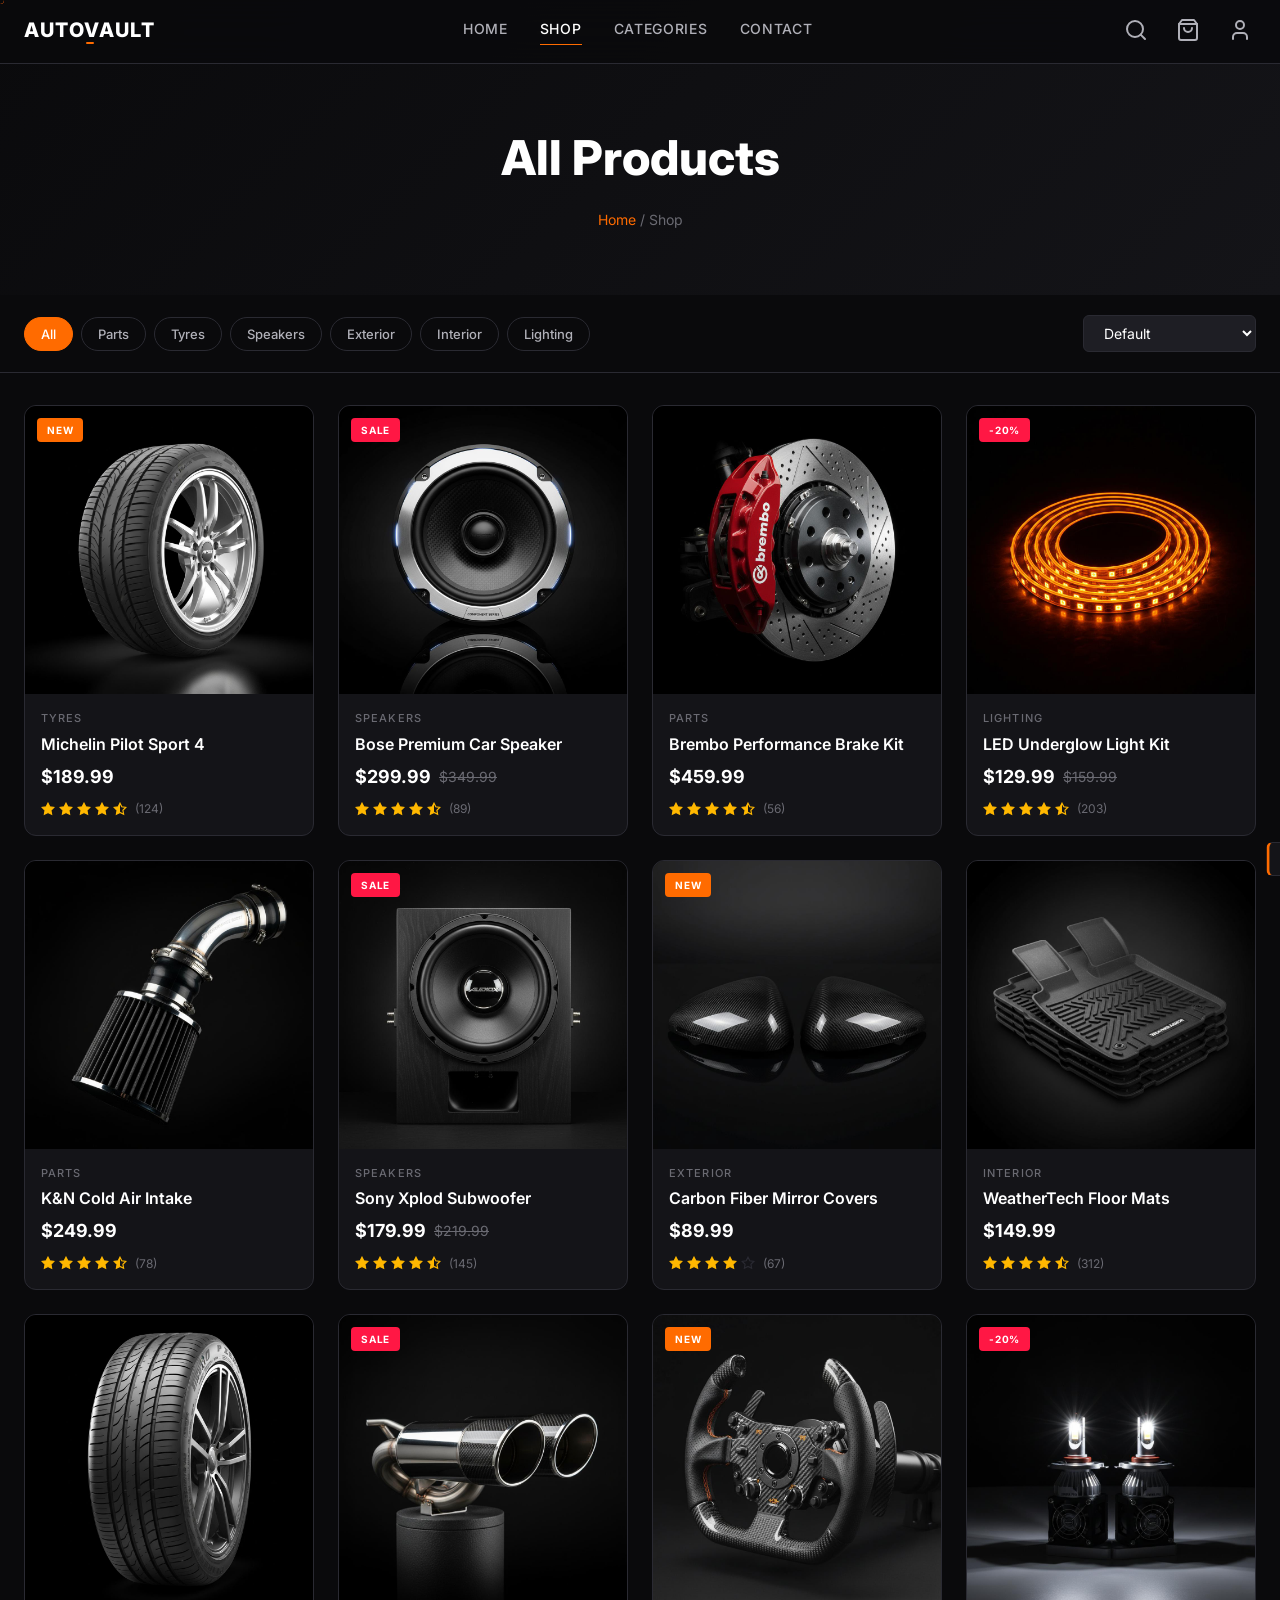
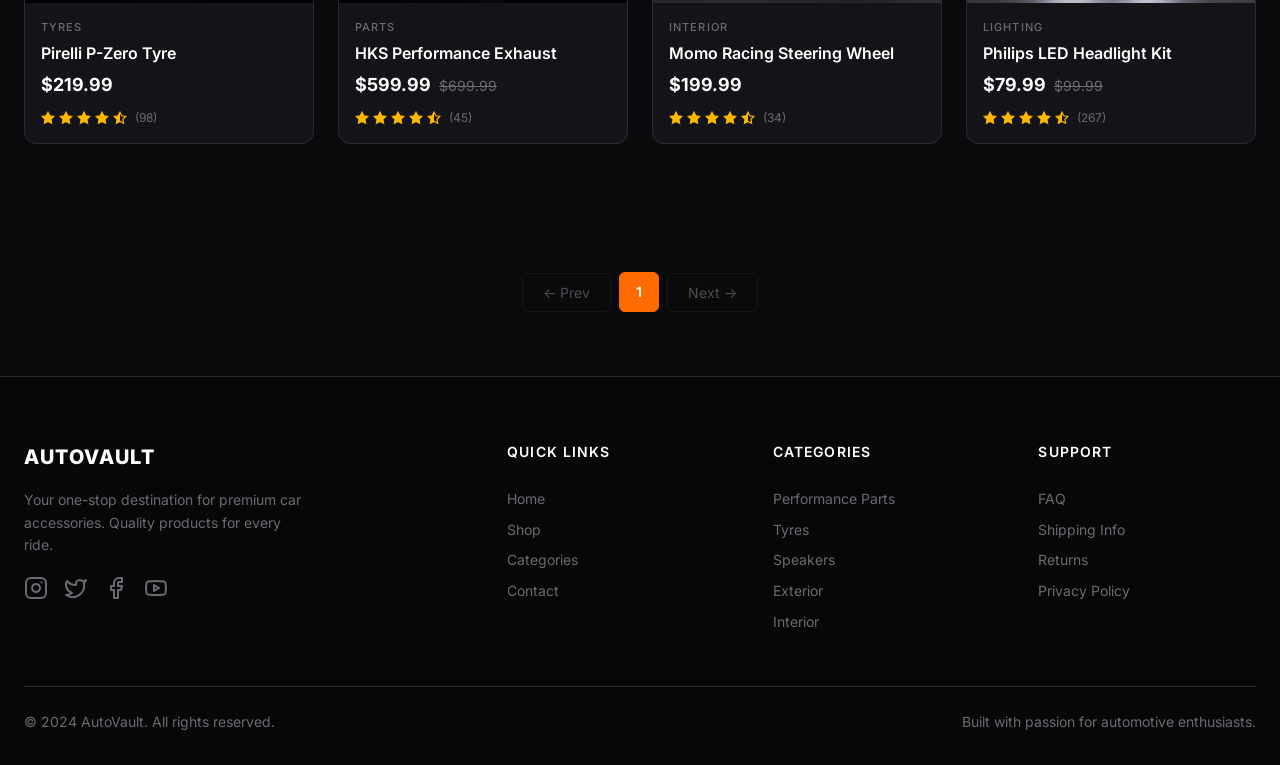
<file: app/shop.html>
<!DOCTYPE html>
<html lang="en">
<head>
  <meta charset="UTF-8">
  <meta name="viewport" content="width=device-width, initial-scale=1.0">
  <title>Shop | AutoVault</title>
  <link rel="stylesheet" href="css/styles.css">
  <link rel="preconnect" href="https://fonts.googleapis.com">
  <link rel="preconnect" href="https://fonts.gstatic.com" crossorigin>
  <link href="https://fonts.googleapis.com/css2?family=Inter:wght@400;500;600;700;800;900&display=swap" rel="stylesheet">
</head>
<body>

  <!-- Custom Cursor -->
  <div class="cursor-dot"></div>

  <!-- Header -->
  <header class="site-header">
    <div class="header-inner">
      <a href="index.html" class="header-logo">
        <span>AUTOVAULT</span>
        <span class="logo-accent"></span>
      </a>

      <nav class="header-nav">
        <a href="index.html">Home</a>
        <a href="shop.html" class="active">Shop</a>
        <a href="index.html#categories">Categories</a>
        <a href="index.html#newsletter">Contact</a>
      </nav>

      <div class="header-actions">
        <button id="searchToggle" aria-label="Search">
          <svg width="24" height="24" viewBox="0 0 24 24" fill="none" stroke-width="2" stroke-linecap="round" stroke-linejoin="round">
            <circle cx="11" cy="11" r="8"></circle>
            <path d="m21 21-4.35-4.35"></path>
          </svg>
        </button>
        <a href="cart.html" aria-label="Cart">
          <button>
            <svg width="24" height="24" viewBox="0 0 24 24" fill="none" stroke-width="2" stroke-linecap="round" stroke-linejoin="round">
              <path d="M6 2 3 6v14a2 2 0 0 0 2 2h14a2 2 0 0 0 2-2V6l-3-4Z"></path>
              <path d="M3 6h18"></path>
              <path d="M16 10a4 4 0 0 1-8 0"></path>
            </svg>
            <span class="cart-badge hidden">0</span>
          </button>
        </a>
        <a href="login.html" aria-label="Account">
          <button>
            <svg width="24" height="24" viewBox="0 0 24 24" fill="none" stroke-width="2" stroke-linecap="round" stroke-linejoin="round">
              <path d="M19 21v-2a4 4 0 0 0-4-4H9a4 4 0 0 0-4 4v2"></path>
              <circle cx="12" cy="7" r="4"></circle>
            </svg>
          </button>
        </a>
        <button class="mobile-menu-toggle" aria-label="Menu">
          <svg width="24" height="24" viewBox="0 0 24 24" fill="none" stroke-width="2" stroke-linecap="round">
            <line x1="3" y1="6" x2="21" y2="6"></line>
            <line x1="3" y1="12" x2="21" y2="12"></line>
            <line x1="3" y1="18" x2="21" y2="18"></line>
          </svg>
        </button>
      </div>
    </div>
  </header>

  <!-- Search Bar -->
  <div class="search-bar">
    <div class="container">
      <input type="text" placeholder="Search products...">
    </div>
  </div>

  <!-- Mobile Menu -->
  <div class="mobile-menu-overlay">
    <button class="mobile-menu-close" aria-label="Close menu">
      <svg width="24" height="24" viewBox="0 0 24 24" fill="none" stroke-width="2" stroke-linecap="round">
        <line x1="18" y1="6" x2="6" y2="18"></line>
        <line x1="6" y1="6" x2="18" y2="18"></line>
      </svg>
    </button>
    <a href="index.html">Home</a>
    <a href="shop.html">Shop</a>
    <a href="index.html#categories">Categories</a>
    <a href="index.html#newsletter">Contact</a>
    <a href="login.html">Login</a>
  </div>

  <!-- Page Header -->
  <section class="page-header">
    <h1 class="page-title animate-on-scroll">All Products</h1>
    <p class="breadcrumb"><a href="index.html">Home</a> / Shop</p>
  </section>

  <!-- Filter Bar -->
  <div class="filter-bar">
    <div class="filter-pills">
      <button class="filter-pill active" data-category="all">All</button>
      <button class="filter-pill" data-category="parts">Parts</button>
      <button class="filter-pill" data-category="tyres">Tyres</button>
      <button class="filter-pill" data-category="speakers">Speakers</button>
      <button class="filter-pill" data-category="exterior">Exterior</button>
      <button class="filter-pill" data-category="interior">Interior</button>
      <button class="filter-pill" data-category="lighting">Lighting</button>
    </div>
    <select class="sort-select" id="sortSelect">
      <option value="default">Default</option>
      <option value="price-low">Price: Low to High</option>
      <option value="price-high">Price: High to Low</option>
      <option value="name">Name: A-Z</option>
      <option value="rating">Best Rated</option>
    </select>
  </div>

  <!-- Products Grid -->
  <section class="featured-section" style="padding-top:32px">
    <div class="products-grid shop-grid stagger-parent">
      <!-- Products rendered by JavaScript -->
    </div>
    <div class="no-results" style="display:none">
      <h3>No products found in this category</h3>
      <p>Try selecting a different filter</p>
    </div>
  </section>

  <!-- Pagination -->
  <div class="pagination">
    <button class="pagination-btn" disabled>&larr; Prev</button>
    <span class="page-number active">1</span>
    <button class="pagination-btn" disabled>Next &rarr;</button>
  </div>

  <!-- Footer -->
  <footer class="site-footer">
    <div class="footer-inner">
      <div class="footer-grid">
        <div>
          <div class="footer-brand">AUTOVAULT</div>
          <p class="footer-desc">Your one-stop destination for premium car accessories. Quality products for every ride.</p>
          <div class="footer-socials">
            <a href="#" aria-label="Instagram">
              <svg width="24" height="24" viewBox="0 0 24 24" fill="none" stroke-width="2" stroke-linecap="round" stroke-linejoin="round">
                <rect x="2" y="2" width="20" height="20" rx="5" ry="5"></rect>
                <path d="M16 11.37A4 4 0 1 1 12.63 8 4 4 0 0 1 16 11.37z"></path>
                <line x1="17.5" y1="6.5" x2="17.51" y2="6.5"></line>
              </svg>
            </a>
            <a href="#" aria-label="Twitter">
              <svg width="24" height="24" viewBox="0 0 24 24" fill="none" stroke-width="2" stroke-linecap="round" stroke-linejoin="round">
                <path d="M22 4s-.7 2.1-2 3.4c1.6 10-9.4 17.3-18 11.6 2.2.1 4.4-.6 6-2C3 15.5.5 9.6 3 5c2.2 2.6 5.6 4.1 9 4-.9-4.2 4-6.6 7-3.8 1.1 0 3-1.2 3-1.2z"></path>
              </svg>
            </a>
            <a href="#" aria-label="Facebook">
              <svg width="24" height="24" viewBox="0 0 24 24" fill="none" stroke-width="2" stroke-linecap="round" stroke-linejoin="round">
                <path d="M18 2h-3a5 5 0 0 0-5 5v3H7v4h3v8h4v-8h3l1-4h-4V7a1 1 0 0 1 1-1h3z"></path>
              </svg>
            </a>
            <a href="#" aria-label="YouTube">
              <svg width="24" height="24" viewBox="0 0 24 24" fill="none" stroke-width="2" stroke-linecap="round" stroke-linejoin="round">
                <path d="M2.5 17a24.12 24.12 0 0 1 0-10 2 2 0 0 1 1.4-1.4 49.56 49.56 0 0 1 16.2 0A2 2 0 0 1 21.5 7a24.12 24.12 0 0 1 0 10 2 2 0 0 1-1.4 1.4 49.55 49.55 0 0 1-16.2 0A2 2 0 0 1 2.5 17"></path>
                <path d="m10 15 5-3-5-3z"></path>
              </svg>
            </a>
          </div>
        </div>
        <div>
          <h4 class="footer-column-title">Quick Links</h4>
          <div class="footer-links">
            <a href="index.html">Home</a>
            <a href="shop.html">Shop</a>
            <a href="index.html#categories">Categories</a>
            <a href="index.html#newsletter">Contact</a>
          </div>
        </div>
        <div>
          <h4 class="footer-column-title">Categories</h4>
          <div class="footer-links">
            <a href="shop.html">Performance Parts</a>
            <a href="shop.html">Tyres</a>
            <a href="shop.html">Speakers</a>
            <a href="shop.html">Exterior</a>
            <a href="shop.html">Interior</a>
          </div>
        </div>
        <div>
          <h4 class="footer-column-title">Support</h4>
          <div class="footer-links">
            <a href="#">FAQ</a>
            <a href="#">Shipping Info</a>
            <a href="#">Returns</a>
            <a href="#">Privacy Policy</a>
          </div>
        </div>
      </div>
      <div class="footer-bottom">
        <p>&copy; 2024 AutoVault. All rights reserved.</p>
        <p>Built with passion for automotive enthusiasts.</p>
      </div>
    </div>
  </footer>

  <!-- Toast container -->
  <div class="toast"></div>

  <script src="js/script.js"></script>
</body>
</html>
</file>
<file: app/css/styles.css>
/* ============================================
   AUTOVAULT - Premium Car Accessories E-Commerce
   External Stylesheet
   ============================================ */

/* CSS Variables */
:root {
  --primary: #FF6B00;
  --primary-hover: #E55F00;
  --bg-dark: #0A0A0C;
  --bg-card: #141418;
  --bg-input: #1E1E24;
  --text-primary: #FFFFFF;
  --text-secondary: #B0B0B8;
  --text-muted: #6A6A72;
  --border: #2A2A32;
  --success: #00C853;
  --error: #FF1744;
  --star: #FFB800;
  --space-xs: 8px;
  --space-sm: 12px;
  --space-md: 16px;
  --space-lg: 24px;
  --space-xl: 32px;
  --space-2xl: 48px;
  --space-3xl: 64px;
  --space-4xl: 96px;
  --container-max: 1280px;
  --container-pad: 24px;
  --radius-sm: 4px;
  --radius-md: 8px;
  --radius-lg: 12px;
  --radius-xl: 16px;
  --shadow-sm: 0 2px 8px rgba(0,0,0,0.3);
  --shadow-md: 0 4px 16px rgba(0,0,0,0.4);
  --shadow-lg: 0 8px 32px rgba(0,0,0,0.5);
  --shadow-glow: 0 0 40px rgba(255,107,0,0.15);
  --shadow-card-hover: 0 8px 32px rgba(255,107,0,0.08);
}

/* Reset & Base */
*, *::before, *::after {
  margin: 0;
  padding: 0;
  box-sizing: border-box;
}

html {
  scroll-behavior: smooth;
  -webkit-font-smoothing: antialiased;
  -moz-osx-font-smoothing: grayscale;
}

body {
  font-family: 'Inter', system-ui, -apple-system, sans-serif;
  font-size: 16px;
  line-height: 1.6;
  color: var(--text-primary);
  background: var(--bg-dark);
  overflow-x: hidden;
}

a {
  color: inherit;
  text-decoration: none;
}

img {
  max-width: 100%;
  display: block;
}

button {
  font-family: inherit;
  cursor: pointer;
  border: none;
  outline: none;
}

input, select, textarea {
  font-family: inherit;
  outline: none;
}

ul, ol {
  list-style: none;
}

/* Utility Classes */
.container {
  max-width: var(--container-max);
  margin: 0 auto;
  padding: 0 var(--container-pad);
}

.hidden {
  display: none !important;
}

/* Loader */
.loader-overlay {
  position: fixed;
  inset: 0;
  background: var(--bg-dark);
  z-index: 100000;
  display: flex;
  flex-direction: column;
  align-items: center;
  justify-content: center;
  transition: transform 0.8s cubic-bezier(0.76, 0, 0.24, 1);
}

.loader-overlay.hidden {
  transform: translateY(-100%);
}

.loader-counter {
  font-size: 20vw;
  font-weight: 900;
  color: var(--text-primary);
  font-variant-numeric: tabular-nums;
  line-height: 0.9;
  letter-spacing: -0.02em;
}

.loader-progress {
  width: 200px;
  height: 1px;
  background: var(--text-muted);
  margin-top: 16px;
  position: relative;
  overflow: hidden;
}

.loader-progress-bar {
  position: absolute;
  left: 0;
  top: 0;
  height: 100%;
  background: var(--text-primary);
  width: 0%;
  transition: width 0.1s linear;
}

.loader-brand {
  font-size: 12px;
  letter-spacing: 0.15em;
  text-transform: uppercase;
  color: var(--text-muted);
  margin-top: 16px;
}

/* Header */
.site-header {
  position: fixed;
  top: 0;
  left: 0;
  width: 100%;
  height: 64px;
  background: rgba(10, 10, 12, 0.85);
  backdrop-filter: blur(20px);
  -webkit-backdrop-filter: blur(20px);
  border-bottom: 1px solid var(--border);
  z-index: 40;
  transition: background 0.3s ease, box-shadow 0.3s ease;
}

.site-header.scrolled {
  background: rgba(10, 10, 12, 0.95);
  box-shadow: 0 4px 20px rgba(0,0,0,0.5);
}

.header-inner {
  max-width: var(--container-max);
  margin: 0 auto;
  padding: 0 var(--container-pad);
  height: 100%;
  display: flex;
  align-items: center;
  justify-content: space-between;
}

.header-logo {
  font-size: 20px;
  font-weight: 800;
  letter-spacing: 0.08em;
  text-transform: uppercase;
  color: var(--text-primary);
  display: flex;
  flex-direction: column;
  align-items: center;
  line-height: 1;
}

.header-logo span {
  position: relative;
}

.header-logo .logo-accent {
  width: 8px;
  height: 2px;
  background: var(--primary);
  border-radius: 1px;
  margin-top: 2px;
}

.header-nav {
  display: flex;
  gap: 32px;
}

.header-nav a {
  font-size: 14px;
  font-weight: 500;
  text-transform: uppercase;
  letter-spacing: 0.05em;
  color: var(--text-secondary);
  position: relative;
  padding-bottom: 4px;
  transition: color 0.2s ease;
}

.header-nav a::after {
  content: '';
  position: absolute;
  bottom: 0;
  left: 0;
  width: 100%;
  height: 1px;
  background: var(--primary);
  transform: scaleX(0);
  transform-origin: left;
  transition: transform 0.25s ease;
}

.header-nav a:hover,
.header-nav a.active {
  color: var(--text-primary);
}

.header-nav a:hover::after,
.header-nav a.active::after {
  transform: scaleX(1);
}

.header-actions {
  display: flex;
  align-items: center;
  gap: 20px;
}

.header-actions button {
  background: none;
  border: none;
  padding: 4px;
  position: relative;
}

.header-actions svg {
  stroke: var(--text-secondary);
  transition: stroke 0.2s ease;
}

.header-actions button:hover svg {
  stroke: var(--text-primary);
}

.cart-badge {
  position: absolute;
  top: -6px;
  right: -6px;
  background: var(--error);
  color: white;
  font-size: 10px;
  font-weight: 700;
  width: 18px;
  height: 18px;
  border-radius: 50%;
  display: flex;
  align-items: center;
  justify-content: center;
}

.cart-badge.hidden {
  display: none;
}

/* Mobile Menu */
.mobile-menu-toggle {
  display: none;
  background: none;
  border: none;
}

.mobile-menu-toggle svg {
  stroke: var(--text-secondary);
}

.mobile-menu-overlay {
  position: fixed;
  inset: 0;
  background: rgba(10, 10, 12, 0.97);
  z-index: 50;
  display: flex;
  flex-direction: column;
  align-items: center;
  justify-content: center;
  gap: 24px;
  opacity: 0;
  pointer-events: none;
  transition: opacity 0.4s ease;
}

.mobile-menu-overlay.active {
  opacity: 1;
  pointer-events: all;
}

.mobile-menu-overlay a {
  font-size: 32px;
  font-weight: 700;
  text-transform: uppercase;
  color: var(--text-secondary);
  transition: color 0.2s ease;
}

.mobile-menu-overlay a:hover {
  color: var(--primary);
}

.mobile-menu-close {
  position: absolute;
  top: 20px;
  right: 20px;
  background: none;
  border: none;
}

.mobile-menu-close svg {
  stroke: var(--text-secondary);
}

/* Search Bar */
.search-bar {
  position: fixed;
  top: 64px;
  left: 0;
  width: 100%;
  height: 0;
  background: var(--bg-card);
  border-bottom: 1px solid var(--border);
  z-index: 39;
  overflow: hidden;
  opacity: 0;
  transition: height 0.3s ease, opacity 0.3s ease;
}

.search-bar.active {
  height: 56px;
  opacity: 1;
}

.search-bar input {
  width: 100%;
  height: 100%;
  padding: 16px 24px;
  font-size: 16px;
  background: transparent;
  border: none;
  color: var(--text-primary);
}

.search-bar input::placeholder {
  color: var(--text-muted);
}

/* Hero Section */
.hero {
  min-height: 100vh;
  display: flex;
  align-items: center;
  padding-top: 64px;
  background: var(--bg-dark);
  position: relative;
  overflow: hidden;
}

.hero::before {
  content: '';
  position: absolute;
  top: 0;
  left: 0;
  width: 100%;
  height: 100%;
  background: radial-gradient(ellipse at 30% 50%, rgba(255,107,0,0.06) 0%, transparent 60%);
  pointer-events: none;
}

.hero-inner {
  max-width: var(--container-max);
  margin: 0 auto;
  padding: var(--space-3xl) var(--container-pad);
  display: grid;
  grid-template-columns: 1fr 1fr;
  gap: 48px;
  align-items: center;
  width: 100%;
  position: relative;
  z-index: 1;
}

.hero-tagline {
  font-size: 12px;
  font-weight: 500;
  letter-spacing: 0.15em;
  text-transform: uppercase;
  color: var(--primary);
  margin-bottom: 16px;
}

.hero-title {
  font-size: 56px;
  font-weight: 900;
  line-height: 1.05;
  color: var(--text-primary);
  margin-bottom: 24px;
}

.hero-title .accent {
  color: var(--primary);
}

.hero-subtitle {
  font-size: 18px;
  line-height: 1.6;
  color: var(--text-secondary);
  max-width: 480px;
  margin-bottom: 32px;
}

.hero-buttons {
  display: flex;
  gap: 16px;
  flex-wrap: wrap;
}

.btn {
  display: inline-flex;
  align-items: center;
  justify-content: center;
  padding: 14px 32px;
  font-size: 14px;
  font-weight: 600;
  text-transform: uppercase;
  letter-spacing: 0.05em;
  border-radius: 6px;
  cursor: pointer;
  transition: all 0.25s ease;
  border: none;
}

.btn-primary {
  background: var(--primary);
  color: #FFFFFF;
}

.btn-primary:hover {
  background: var(--primary-hover);
  box-shadow: 0 4px 20px rgba(255,107,0,0.3);
  transform: translateY(-2px);
}

.btn-secondary {
  background: transparent;
  color: #FFFFFF;
  border: 1px solid var(--border);
}

.btn-secondary:hover {
  border-color: var(--primary);
  color: var(--primary);
}

.hero-visual {
  display: flex;
  align-items: center;
  justify-content: center;
}

.hero-image-wrapper {
  position: relative;
  width: 100%;
  aspect-ratio: 4/3;
  border-radius: var(--radius-xl);
  overflow: hidden;
  box-shadow: var(--shadow-glow);
  clip-path: polygon(0% 0%, 100% 0%, 100% 0%, 0% 0%);
}

.hero-image {
  width: 100%;
  height: 100%;
  object-fit: cover;
  transform: scale(1.3);
}

/* Featured Section */
.featured-section {
  padding: var(--space-4xl) var(--container-pad);
  max-width: var(--container-max);
  margin: 0 auto;
}

.section-header {
  display: flex;
  justify-content: space-between;
  align-items: baseline;
  margin-bottom: var(--space-2xl);
  flex-wrap: wrap;
  gap: 16px;
}

.section-title {
  font-size: 36px;
  font-weight: 700;
  color: var(--text-primary);
}

.section-subtitle {
  font-size: 16px;
  color: var(--text-muted);
  margin-top: 8px;
}

.view-all {
  font-size: 14px;
  font-weight: 600;
  color: var(--primary);
  text-transform: uppercase;
  letter-spacing: 0.05em;
  position: relative;
}

.view-all::after {
  content: '';
  position: absolute;
  bottom: -2px;
  left: 0;
  width: 0;
  height: 1px;
  background: var(--primary);
  transition: width 0.25s ease;
}

.view-all:hover::after {
  width: 100%;
}

/* Product Grid */
.products-grid {
  display: grid;
  grid-template-columns: repeat(4, 1fr);
  gap: 24px;
}

/* Product Card */
.product-card {
  background: var(--bg-card);
  border-radius: var(--radius-lg);
  border: 1px solid var(--border);
  overflow: hidden;
  transition: all 0.3s ease;
}

.product-card:hover {
  border-color: rgba(255,107,0,0.3);
  box-shadow: var(--shadow-card-hover);
  transform: translateY(-4px);
}

.product-card-image-wrapper {
  position: relative;
  aspect-ratio: 1/1;
  overflow: hidden;
  background: var(--bg-input);
}

.product-card-image {
  width: 100%;
  height: 100%;
  object-fit: cover;
  transition: transform 0.4s ease;
}

.product-card:hover .product-card-image {
  transform: scale(1.05);
}

.product-card-badge {
  position: absolute;
  top: 12px;
  left: 12px;
  background: var(--primary);
  color: #FFFFFF;
  padding: 4px 10px;
  font-size: 10px;
  font-weight: 700;
  text-transform: uppercase;
  letter-spacing: 0.08em;
  border-radius: var(--radius-sm);
  z-index: 2;
}

.product-card-badge.sale {
  background: var(--error);
}

.product-card-overlay {
  position: absolute;
  inset: 0;
  background: rgba(0,0,0,0.5);
  display: flex;
  align-items: center;
  justify-content: center;
  gap: 8px;
  opacity: 0;
  transition: opacity 0.25s ease;
  z-index: 3;
}

.product-card:hover .product-card-overlay {
  opacity: 1;
}

.overlay-btn {
  padding: 10px 20px;
  font-size: 12px;
  font-weight: 600;
  text-transform: uppercase;
  border-radius: 6px;
  cursor: pointer;
  transition: all 0.2s ease;
}

.overlay-btn.quick-view {
  background: rgba(255,255,255,0.15);
  backdrop-filter: blur(10px);
  border: 1px solid rgba(255,255,255,0.2);
  color: #FFFFFF;
}

.overlay-btn.quick-view:hover {
  background: rgba(255,255,255,0.25);
}

.overlay-btn.add-cart {
  background: var(--primary);
  color: #FFFFFF;
  border: none;
}

.overlay-btn.add-cart:hover {
  background: var(--primary-hover);
}

.product-card-info {
  padding: 16px;
}

.product-category {
  font-size: 11px;
  font-weight: 500;
  text-transform: uppercase;
  letter-spacing: 0.1em;
  color: var(--text-muted);
  margin-bottom: 6px;
}

.product-name {
  font-size: 16px;
  font-weight: 600;
  color: var(--text-primary);
  margin-bottom: 8px;
  line-height: 1.3;
}

.product-price-row {
  display: flex;
  align-items: center;
  gap: 8px;
}

.product-price {
  font-size: 18px;
  font-weight: 700;
  color: var(--text-primary);
}

.product-original-price {
  font-size: 14px;
  font-weight: 400;
  text-decoration: line-through;
  color: var(--text-muted);
}

.product-rating {
  display: flex;
  align-items: center;
  gap: 4px;
  margin-top: 8px;
}

.product-rating svg {
  width: 14px;
  height: 14px;
}

.rating-count {
  font-size: 12px;
  color: var(--text-muted);
  margin-left: 4px;
}

/* Categories Section */
.categories-section {
  padding: var(--space-4xl) var(--container-pad);
  max-width: var(--container-max);
  margin: 0 auto;
}

.category-grid {
  display: grid;
  grid-template-columns: repeat(3, 1fr);
  gap: 24px;
}

.category-card {
  position: relative;
  border-radius: var(--radius-lg);
  overflow: hidden;
  aspect-ratio: 16/10;
  cursor: pointer;
}

.category-card img {
  width: 100%;
  height: 100%;
  object-fit: cover;
  transition: transform 0.4s ease;
}

.category-card:hover img {
  transform: scale(1.08);
}

.category-card:hover {
  box-shadow: var(--shadow-lg);
}

.category-card-content {
  position: absolute;
  bottom: 0;
  left: 0;
  right: 0;
  padding: 32px 24px;
  background: linear-gradient(transparent 0%, rgba(10,10,12,0.9) 100%);
}

.category-card-title {
  font-size: 24px;
  font-weight: 700;
  color: var(--text-primary);
}

.category-card-count {
  font-size: 14px;
  color: var(--text-secondary);
  margin-top: 4px;
}

.category-card-arrow {
  position: absolute;
  right: 24px;
  bottom: 32px;
  font-size: 24px;
  color: var(--primary);
}

/* Brand Marquee */
.brand-marquee-wrapper {
  padding: 48px 0;
  border-top: 1px solid var(--border);
  border-bottom: 1px solid var(--border);
  background: var(--bg-card);
  overflow: hidden;
}

.brand-marquee {
  display: flex;
  align-items: center;
  height: 180px;
  transform-style: preserve-3d;
  perspective: 500px;
  position: relative;
}

.brand-item {
  flex-shrink: 0;
  padding: 0 48px;
  font-size: clamp(3rem, 8vw, 6rem);
  font-weight: 900;
  text-transform: uppercase;
  white-space: nowrap;
  color: rgba(255,255,255,0.15);
  border-right: 1px solid var(--border);
  user-select: none;
  will-change: transform, opacity;
}

/* Testimonials */
.testimonials-section {
  position: relative;
  padding: var(--space-4xl) var(--container-pad);
}

.testimonials-inner {
  max-width: var(--container-max);
  margin: 0 auto;
  position: relative;
  z-index: 1;
}

.testimonials-grid {
  display: grid;
  grid-template-columns: repeat(3, 1fr);
  gap: 24px;
}

.testimonial-card {
  background: var(--bg-card);
  border-radius: var(--radius-lg);
  border: 1px solid var(--border);
  padding: 32px;
  transition: all 0.3s ease;
}

.testimonial-card:hover {
  border-color: rgba(255,107,0,0.3);
}

.testimonial-quote {
  font-size: 48px;
  color: var(--primary);
  line-height: 1;
  margin-bottom: 16px;
}

.testimonial-text {
  font-size: 16px;
  line-height: 1.7;
  color: var(--text-secondary);
  font-style: italic;
}

.testimonial-author {
  display: flex;
  align-items: center;
  gap: 16px;
  margin-top: 24px;
}

.author-avatar {
  width: 48px;
  height: 48px;
  border-radius: 50%;
  object-fit: cover;
  border: 2px solid var(--primary);
}

.author-name {
  font-size: 16px;
  font-weight: 600;
  color: var(--text-primary);
}

.author-car {
  font-size: 14px;
  color: var(--text-muted);
}

/* Newsletter */
.newsletter-section {
  padding: 80px var(--container-pad);
  max-width: 600px;
  margin: 0 auto;
  text-align: center;
  border-top: 1px solid var(--border);
}

.newsletter-title {
  font-size: 32px;
  font-weight: 700;
  color: var(--text-primary);
  margin-bottom: 12px;
}

.newsletter-subtitle {
  font-size: 16px;
  color: var(--text-secondary);
  margin-bottom: 32px;
  line-height: 1.6;
}

.newsletter-form {
  display: flex;
  gap: 12px;
}

.newsletter-form input {
  flex: 1;
  height: 52px;
  padding: 0 20px;
  background: var(--bg-input);
  border: 1px solid var(--border);
  border-radius: 6px;
  color: var(--text-primary);
  font-size: 16px;
}

.newsletter-form input::placeholder {
  color: var(--text-muted);
}

.newsletter-form input:focus {
  border-color: var(--primary);
  box-shadow: 0 0 0 3px rgba(255,107,0,0.15);
}

.newsletter-form .btn-primary {
  height: 52px;
  padding: 0 28px;
  white-space: nowrap;
}

.newsletter-success {
  color: var(--success);
  font-size: 16px;
  display: none;
}

.newsletter-success.active {
  display: block;
}

/* Footer */
.site-footer {
  background: #070708;
  border-top: 1px solid var(--border);
}

.footer-inner {
  max-width: var(--container-max);
  margin: 0 auto;
  padding: var(--space-3xl) var(--container-pad) var(--space-xl);
}

.footer-grid {
  display: grid;
  grid-template-columns: 2fr 1fr 1fr 1fr;
  gap: 48px;
}

.footer-brand {
  font-size: 20px;
  font-weight: 800;
  letter-spacing: 0.08em;
  color: var(--text-primary);
  text-transform: uppercase;
}

.footer-desc {
  font-size: 14px;
  color: var(--text-muted);
  margin-top: 16px;
  line-height: 1.6;
  max-width: 280px;
}

.footer-socials {
  display: flex;
  gap: 16px;
  margin-top: 20px;
}

.footer-socials a {
  color: var(--text-muted);
  transition: color 0.2s ease;
}

.footer-socials a:hover {
  color: var(--text-primary);
}

.footer-socials svg {
  stroke: currentColor;
}

.footer-column-title {
  font-size: 14px;
  font-weight: 600;
  text-transform: uppercase;
  letter-spacing: 0.08em;
  color: var(--text-primary);
  margin-bottom: 20px;
}

.footer-links a {
  display: block;
  font-size: 14px;
  color: var(--text-muted);
  line-height: 2.2;
  transition: all 0.2s ease;
}

.footer-links a:hover {
  color: var(--text-primary);
  transform: translateX(4px);
}

.footer-bottom {
  margin-top: 48px;
  padding-top: 24px;
  border-top: 1px solid var(--border);
  display: flex;
  justify-content: space-between;
  align-items: center;
}

.footer-bottom p {
  font-size: 14px;
  color: var(--text-muted);
}

/* Page Header (Shop, Product, etc.) */
.page-header {
  padding-top: 64px;
  background: linear-gradient(135deg, var(--bg-dark) 0%, var(--bg-card) 100%);
  padding: 120px 24px 64px;
  text-align: center;
}

.page-title {
  font-size: 48px;
  font-weight: 800;
  color: var(--text-primary);
}

.breadcrumb {
  font-size: 14px;
  color: var(--text-muted);
  margin-top: 12px;
}

.breadcrumb a {
  color: var(--primary);
}

.breadcrumb a:hover {
  text-decoration: underline;
}

/* Filter Bar */
.filter-bar {
  padding: 20px var(--container-pad);
  max-width: var(--container-max);
  margin: 0 auto;
  display: flex;
  justify-content: space-between;
  align-items: center;
  flex-wrap: wrap;
  gap: 16px;
  border-bottom: 1px solid var(--border);
}

.filter-pills {
  display: flex;
  gap: 8px;
  flex-wrap: wrap;
}

.filter-pill {
  padding: 8px 16px;
  border-radius: 20px;
  font-size: 13px;
  font-weight: 500;
  border: 1px solid var(--border);
  background: transparent;
  color: var(--text-secondary);
  cursor: pointer;
  transition: all 0.2s ease;
}

.filter-pill:hover {
  border-color: var(--text-primary);
  color: var(--text-primary);
}

.filter-pill.active {
  background: var(--primary);
  color: #FFFFFF;
  border-color: var(--primary);
}

.sort-select {
  padding: 8px 16px;
  border-radius: 6px;
  border: 1px solid var(--border);
  background: var(--bg-input);
  color: var(--text-primary);
  font-size: 14px;
  cursor: pointer;
}

.sort-select:focus {
  border-color: var(--primary);
}

/* Pagination */
.pagination {
  display: flex;
  justify-content: center;
  align-items: center;
  gap: 8px;
  padding: 32px var(--container-pad) var(--space-3xl);
}

.pagination-btn {
  padding: 10px 20px;
  border: 1px solid var(--border);
  border-radius: 6px;
  background: transparent;
  color: var(--text-secondary);
  font-size: 14px;
  cursor: pointer;
  transition: all 0.2s ease;
}

.pagination-btn:hover:not(:disabled) {
  border-color: var(--text-primary);
  color: var(--text-primary);
}

.pagination-btn:disabled {
  opacity: 0.4;
  cursor: not-allowed;
}

.page-number {
  width: 40px;
  height: 40px;
  border-radius: 6px;
  display: flex;
  align-items: center;
  justify-content: center;
  font-size: 14px;
  font-weight: 600;
  border: 1px solid var(--border);
  background: transparent;
  color: var(--text-secondary);
  cursor: pointer;
  transition: all 0.2s ease;
}

.page-number:hover {
  border-color: var(--text-primary);
  color: var(--text-primary);
}

.page-number.active {
  background: var(--primary);
  color: #FFFFFF;
  border-color: var(--primary);
}

/* Product Detail */
.product-detail-section {
  padding-top: 64px;
  padding: 48px var(--container-pad);
  max-width: var(--container-max);
  margin: 0 auto;
}

.product-detail-grid {
  display: grid;
  grid-template-columns: 1fr 1fr;
  gap: 48px;
}

/* Product Gallery */
.product-gallery {
  position: relative;
}

.product-main-image-wrapper {
  position: relative;
  aspect-ratio: 1/1;
  border-radius: var(--radius-lg);
  overflow: hidden;
  background: var(--bg-card);
  border: 1px solid var(--border);
}

.product-main-image {
  width: 100%;
  height: 100%;
  object-fit: cover;
}

.image-nav {
  position: absolute;
  top: 50%;
  transform: translateY(-50%);
  width: 40px;
  height: 40px;
  border-radius: 50%;
  background: rgba(10,10,12,0.7);
  backdrop-filter: blur(10px);
  border: 1px solid var(--border);
  color: #FFFFFF;
  display: flex;
  align-items: center;
  justify-content: center;
  cursor: pointer;
  font-size: 16px;
  transition: all 0.2s ease;
  z-index: 2;
}

.image-nav:hover {
  background: var(--primary);
  border-color: var(--primary);
}

.image-nav.prev { left: 12px; }
.image-nav.next { right: 12px; }

.product-thumbnails {
  display: flex;
  gap: 12px;
  margin-top: 16px;
}

.product-thumb {
  width: 80px;
  height: 80px;
  border-radius: var(--radius-md);
  border: 2px solid var(--border);
  cursor: pointer;
  object-fit: cover;
  overflow: hidden;
  transition: border-color 0.2s ease;
}

.product-thumb.active {
  border-color: var(--primary);
}

.product-thumb:hover {
  border-color: var(--text-primary);
}

.product-thumb img {
  width: 100%;
  height: 100%;
  object-fit: cover;
}

/* Product Info */
.product-detail-badge {
  display: inline-block;
  padding: 4px 10px;
  font-size: 10px;
  font-weight: 700;
  text-transform: uppercase;
  letter-spacing: 0.08em;
  border-radius: var(--radius-sm);
  margin-bottom: 12px;
}

.product-detail-badge.new {
  background: var(--primary);
  color: #FFFFFF;
}

.product-detail-badge.sale {
  background: var(--error);
  color: #FFFFFF;
}

.product-detail-name {
  font-size: 32px;
  font-weight: 700;
  color: var(--text-primary);
  margin-bottom: 12px;
}

.product-detail-rating {
  display: flex;
  align-items: center;
  gap: 4px;
  margin-bottom: 16px;
}

.product-detail-price-row {
  display: flex;
  align-items: baseline;
  gap: 12px;
  margin-bottom: 24px;
}

.product-detail-price {
  font-size: 28px;
  font-weight: 700;
  color: var(--text-primary);
}

.product-detail-original {
  font-size: 20px;
  text-decoration: line-through;
  color: var(--text-muted);
}

.product-detail-description {
  font-size: 16px;
  line-height: 1.7;
  color: var(--text-secondary);
  margin-bottom: 24px;
}

.product-specs {
  margin-bottom: 24px;
  border-top: 1px solid var(--border);
}

.spec-row {
  display: flex;
  justify-content: space-between;
  padding: 12px 0;
  border-bottom: 1px solid var(--border);
}

.spec-label {
  font-size: 14px;
  font-weight: 500;
  color: var(--text-muted);
  text-transform: uppercase;
  letter-spacing: 0.05em;
}

.spec-value {
  font-size: 14px;
  color: var(--text-primary);
}

.product-detail-actions {
  display: flex;
  gap: 16px;
  align-items: center;
  flex-wrap: wrap;
}

.quantity-selector {
  display: flex;
  align-items: center;
  border: 1px solid var(--border);
  border-radius: 6px;
  height: 48px;
}

.qty-btn {
  width: 40px;
  background: transparent;
  color: var(--text-primary);
  border: none;
  font-size: 18px;
  cursor: pointer;
  transition: color 0.2s ease;
}

.qty-btn:hover {
  color: var(--primary);
}

.qty-input {
  width: 48px;
  text-align: center;
  background: transparent;
  border: none;
  color: var(--text-primary);
  font-size: 16px;
  font-weight: 600;
}

.btn-add-cart {
  flex: 1;
  min-width: 180px;
  height: 48px;
  background: var(--primary);
  color: #FFFFFF;
  border-radius: 6px;
  border: none;
  font-size: 14px;
  font-weight: 600;
  text-transform: uppercase;
  letter-spacing: 0.05em;
  cursor: pointer;
  transition: all 0.25s ease;
}

.btn-add-cart:hover {
  background: var(--primary-hover);
  box-shadow: 0 4px 20px rgba(255,107,0,0.3);
}

.btn-add-cart.added {
  background: var(--success);
}

.product-meta {
  margin-top: 24px;
  padding-top: 24px;
  border-top: 1px solid var(--border);
  display: flex;
  gap: 24px;
  flex-wrap: wrap;
}

.meta-item {
  font-size: 13px;
  color: var(--text-muted);
}

.meta-item a {
  color: var(--primary);
}

.meta-item a:hover {
  text-decoration: underline;
}

/* Related Products */
.related-section {
  padding: var(--space-3xl) var(--container-pad);
  max-width: var(--container-max);
  margin: 0 auto;
  border-top: 1px solid var(--border);
}

.related-title {
  font-size: 28px;
  font-weight: 700;
  color: var(--text-primary);
  margin-bottom: 32px;
}

/* Login Page */
.login-page {
  min-height: 100vh;
  display: flex;
}

.login-visual {
  flex: 1;
  position: relative;
  background: var(--bg-dark);
  display: flex;
  flex-direction: column;
  align-items: center;
  justify-content: center;
  overflow: hidden;
}

.login-visual-overlay {
  position: relative;
  z-index: 1;
  text-align: center;
  pointer-events: none;
}

.login-visual-brand {
  font-size: 48px;
  font-weight: 900;
  letter-spacing: 0.1em;
  color: var(--text-primary);
}

.login-visual-tagline {
  font-size: 14px;
  letter-spacing: 0.15em;
  text-transform: uppercase;
  color: var(--text-muted);
  margin-top: 12px;
}

.login-visual-fade {
  position: absolute;
  top: 0;
  right: 0;
  width: 200px;
  height: 100%;
  background: linear-gradient(to right, transparent 0%, var(--bg-dark) 100%);
  z-index: 2;
  pointer-events: none;
}

.login-form-panel {
  flex: 1;
  display: flex;
  align-items: center;
  justify-content: center;
  padding: 48px 24px;
  background: var(--bg-dark);
  min-height: 100vh;
}

.login-form-container {
  width: 100%;
  max-width: 420px;
}

.login-tabs {
  display: flex;
  gap: 0;
  margin-bottom: 32px;
  border-bottom: 1px solid var(--border);
}

.login-tab {
  padding: 12px 24px;
  font-size: 16px;
  font-weight: 600;
  cursor: pointer;
  border-bottom: 2px solid transparent;
  margin-bottom: -1px;
  background: none;
  color: var(--text-muted);
  transition: color 0.2s ease;
}

.login-tab.active {
  color: var(--text-primary);
  border-bottom-color: var(--primary);
}

.login-tab:hover:not(.active) {
  color: var(--text-secondary);
}

.login-form {
  display: none;
}

.login-form.active {
  display: block;
}

.form-group {
  margin-bottom: 20px;
}

.form-group label {
  display: block;
  font-size: 14px;
  font-weight: 500;
  text-transform: uppercase;
  letter-spacing: 0.05em;
  color: var(--text-muted);
  margin-bottom: 8px;
}

.form-group input {
  width: 100%;
  height: 48px;
  padding: 0 16px;
  background: var(--bg-input);
  border: 1px solid var(--border);
  border-radius: 6px;
  color: var(--text-primary);
  font-size: 16px;
  transition: border-color 0.2s ease, box-shadow 0.2s ease;
}

.form-group input::placeholder {
  color: var(--text-muted);
}

.form-group input:focus {
  border-color: var(--primary);
  box-shadow: 0 0 0 3px rgba(255,107,0,0.15);
}

.form-group input.error {
  border-color: var(--error);
}

.form-error {
  font-size: 12px;
  color: var(--error);
  margin-top: 4px;
  display: none;
}

.form-error.active {
  display: block;
}

.checkbox-group {
  display: flex;
  align-items: center;
  gap: 8px;
  margin-bottom: 16px;
}

.checkbox-group input[type="checkbox"] {
  width: 18px;
  height: 18px;
  border: 1px solid var(--border);
  border-radius: 4px;
  background: var(--bg-input);
  appearance: none;
  cursor: pointer;
  position: relative;
}

.checkbox-group input[type="checkbox"]:checked {
  background: var(--primary);
  border-color: var(--primary);
}

.checkbox-group input[type="checkbox"]:checked::after {
  content: '';
  position: absolute;
  left: 5px;
  top: 2px;
  width: 5px;
  height: 9px;
  border: solid white;
  border-width: 0 2px 2px 0;
  transform: rotate(45deg);
}

.checkbox-group label {
  font-size: 14px;
  color: var(--text-secondary);
  cursor: pointer;
}

.forgot-link {
  display: block;
  text-align: right;
  font-size: 14px;
  color: var(--primary);
  margin-top: -10px;
  margin-bottom: 24px;
}

.forgot-link:hover {
  text-decoration: underline;
}

.btn-full {
  width: 100%;
  height: 52px;
}

.divider {
  display: flex;
  align-items: center;
  margin: 24px 0;
}

.divider-line {
  flex: 1;
  height: 1px;
  background: var(--border);
}

.divider-text {
  font-size: 12px;
  font-weight: 500;
  text-transform: uppercase;
  letter-spacing: 0.1em;
  color: var(--text-muted);
  padding: 0 16px;
}

.social-login {
  display: flex;
  flex-direction: column;
  gap: 12px;
}

.btn-social {
  width: 100%;
  height: 48px;
  border-radius: 6px;
  border: none;
  font-size: 14px;
  font-weight: 600;
  cursor: pointer;
  display: flex;
  align-items: center;
  justify-content: center;
  gap: 10px;
  transition: all 0.2s ease;
}

.btn-social:hover {
  opacity: 0.9;
  transform: translateY(-1px);
}

.btn-google {
  background: #FFFFFF;
  color: var(--bg-dark);
}

.btn-facebook {
  background: #1877F2;
  color: #FFFFFF;
}

/* Cart Page */
.cart-section {
  padding-top: 64px;
  padding: 48px var(--container-pad);
  max-width: 1000px;
  margin: 0 auto;
  min-height: 70vh;
}

.cart-title {
  font-size: 36px;
  font-weight: 700;
  color: var(--text-primary);
  margin-bottom: 32px;
}

.empty-cart {
  text-align: center;
  padding: 80px 24px;
}

.empty-cart svg {
  stroke: var(--border);
  margin-bottom: 24px;
}

.empty-cart h3 {
  font-size: 24px;
  font-weight: 600;
  color: var(--text-primary);
  margin-bottom: 12px;
}

.empty-cart p {
  font-size: 16px;
  color: var(--text-muted);
  margin-bottom: 32px;
}

.cart-item {
  display: grid;
  grid-template-columns: 100px 1fr 140px 120px 40px;
  gap: 16px;
  align-items: center;
  padding: 24px 0;
  border-bottom: 1px solid var(--border);
}

.cart-item-image {
  width: 100px;
  height: 100px;
  border-radius: var(--radius-md);
  object-fit: cover;
  background: var(--bg-card);
}

.cart-item-name {
  font-size: 16px;
  font-weight: 600;
  color: var(--text-primary);
}

.cart-item-variant {
  font-size: 13px;
  color: var(--text-muted);
  margin-top: 4px;
}

.cart-item-price {
  font-size: 14px;
  color: var(--text-secondary);
  margin-top: 8px;
}

.cart-item-total {
  font-size: 16px;
  font-weight: 600;
  color: var(--text-primary);
  text-align: right;
}

.remove-btn {
  background: none;
  border: none;
  color: var(--text-muted);
  font-size: 20px;
  cursor: pointer;
  transition: all 0.2s ease;
}

.remove-btn:hover {
  color: var(--error);
  transform: scale(1.1);
}

.cart-summary {
  margin-top: 32px;
  padding-top: 32px;
  border-top: 2px solid var(--border);
  max-width: 400px;
  margin-left: auto;
}

.summary-row {
  display: flex;
  justify-content: space-between;
  margin-bottom: 12px;
}

.summary-label {
  font-size: 14px;
  color: var(--text-secondary);
}

.summary-value {
  font-size: 14px;
  font-weight: 600;
  color: var(--text-primary);
}

.summary-row.total {
  font-size: 20px;
  font-weight: 700;
  color: var(--text-primary);
  padding-top: 12px;
  border-top: 1px solid var(--border);
  margin-top: 12px;
}

.summary-row.total .summary-label,
.summary-row.total .summary-value {
  font-size: 20px;
  font-weight: 700;
}

.continue-shopping {
  display: block;
  text-align: center;
  margin-top: 16px;
  font-size: 14px;
  color: var(--primary);
}

.continue-shopping:hover {
  text-decoration: underline;
}

/* Modal */
.modal-overlay {
  position: fixed;
  inset: 0;
  background: rgba(0,0,0,0.8);
  z-index: 30;
  backdrop-filter: blur(5px);
  display: flex;
  align-items: center;
  justify-content: center;
  padding: 24px;
  opacity: 0;
  pointer-events: none;
  transition: opacity 0.2s ease;
}

.modal-overlay.active {
  opacity: 1;
  pointer-events: all;
}

.modal-content {
  max-width: 800px;
  max-height: 90vh;
  overflow: auto;
  background: var(--bg-dark);
  border-radius: var(--radius-xl);
  border: 1px solid var(--border);
  position: relative;
  transform: scale(0.95);
  transition: transform 0.3s ease;
}

.modal-overlay.active .modal-content {
  transform: scale(1);
}

.modal-close {
  position: absolute;
  top: 16px;
  right: 16px;
  background: none;
  border: none;
  color: var(--text-secondary);
  font-size: 24px;
  cursor: pointer;
  z-index: 2;
  transition: color 0.2s ease;
}

.modal-close:hover {
  color: var(--text-primary);
}

.modal-body {
  display: grid;
  grid-template-columns: 1fr 1fr;
  gap: 0;
}

.modal-image {
  aspect-ratio: 1/1;
  object-fit: cover;
}

.modal-info {
  padding: 32px;
}

/* Toast */
.toast {
  position: fixed;
  bottom: 24px;
  right: 24px;
  background: var(--bg-card);
  border: 1px solid var(--border);
  border-left: 3px solid var(--primary);
  padding: 16px 24px;
  border-radius: 6px;
  color: var(--text-primary);
  z-index: 20;
  transform: translateX(120%);
  transition: transform 0.3s ease, opacity 0.3s ease;
  max-width: 320px;
}

.toast.active {
  transform: translateX(0);
}

.toast-title {
  font-weight: 600;
  font-size: 14px;
  margin-bottom: 4px;
}

.toast-message {
  font-size: 13px;
  color: var(--text-secondary);
}

/* Cursor */
.cursor-dot {
  position: fixed;
  width: 8px;
  height: 8px;
  background: var(--primary);
  border-radius: 50%;
  pointer-events: none;
  z-index: 99999;
  transition: width 0.15s ease, height 0.15s ease, background 0.15s ease;
  transform: translate(-50%, -50%);
  mix-blend-mode: difference;
}

.cursor-dot.expanded {
  width: 16px;
  height: 16px;
  background: #FFFFFF;
}

/* No Results */
.no-results {
  text-align: center;
  padding: 60px 24px;
  grid-column: 1 / -1;
}

.no-results h3 {
  font-size: 18px;
  color: var(--text-muted);
  margin-bottom: 8px;
}

.no-results p {
  font-size: 14px;
  color: var(--text-muted);
}

/* Shake Animation */
@keyframes shake {
  0%, 100% { transform: translateX(0); }
  20% { transform: translateX(-10px); }
  40% { transform: translateX(10px); }
  60% { transform: translateX(-10px); }
  80% { transform: translateX(10px); }
}

.shake {
  animation: shake 0.4s ease;
}

/* Fade Animation */
@keyframes fadeInUp {
  from {
    opacity: 0;
    transform: translateY(20px);
  }
  to {
    opacity: 1;
    transform: translateY(0);
  }
}

.fade-in-up {
  animation: fadeInUp 0.6s ease forwards;
}

/* Responsive */
@media (max-width: 1024px) {
  .products-grid {
    grid-template-columns: repeat(3, 1fr);
  }
}

@media (max-width: 768px) {
  .header-nav {
    display: none;
  }

  .mobile-menu-toggle {
    display: block;
  }

  .hero-inner {
    grid-template-columns: 1fr;
    text-align: center;
    padding: var(--space-2xl) var(--container-pad);
  }

  .hero-title {
    font-size: 36px;
  }

  .hero-subtitle {
    margin-left: auto;
    margin-right: auto;
  }

  .hero-buttons {
    justify-content: center;
  }

  .hero-visual {
    order: -1;
  }

  .hero-image-wrapper {
    max-width: 400px;
    margin: 0 auto;
  }

  .products-grid {
    grid-template-columns: repeat(2, 1fr);
    gap: 16px;
  }

  .category-grid {
    grid-template-columns: 1fr;
    gap: 16px;
  }

  .testimonials-grid {
    grid-template-columns: 1fr;
  }

  .newsletter-form {
    flex-direction: column;
  }

  .footer-grid {
    grid-template-columns: 1fr 1fr;
    gap: 32px;
  }

  .footer-bottom {
    flex-direction: column;
    gap: 12px;
    text-align: center;
  }

  .page-title {
    font-size: 36px;
  }

  .product-detail-grid {
    grid-template-columns: 1fr;
    gap: 32px;
  }

  .login-page {
    flex-direction: column;
  }

  .login-visual {
    display: none;
  }

  .cart-item {
    grid-template-columns: 80px 1fr;
  }

  .cart-item-quantity,
  .cart-item-total,
  .remove-btn {
    grid-column: 2;
  }

  .modal-body {
    grid-template-columns: 1fr;
  }

  .brand-item {
    padding: 0 24px;
  }
}

@media (max-width: 480px) {
  .footer-grid {
    grid-template-columns: 1fr;
  }

  .filter-bar {
    flex-direction: column;
    align-items: stretch;
  }

  .filter-pills {
    overflow-x: auto;
    flex-wrap: nowrap;
    -webkit-overflow-scrolling: touch;
  }

  .section-title {
    font-size: 28px;
  }
}

/* Hide cursor dot on touch devices */
@media (hover: none) {
  .cursor-dot {
    display: none;
  }
}
</file>
